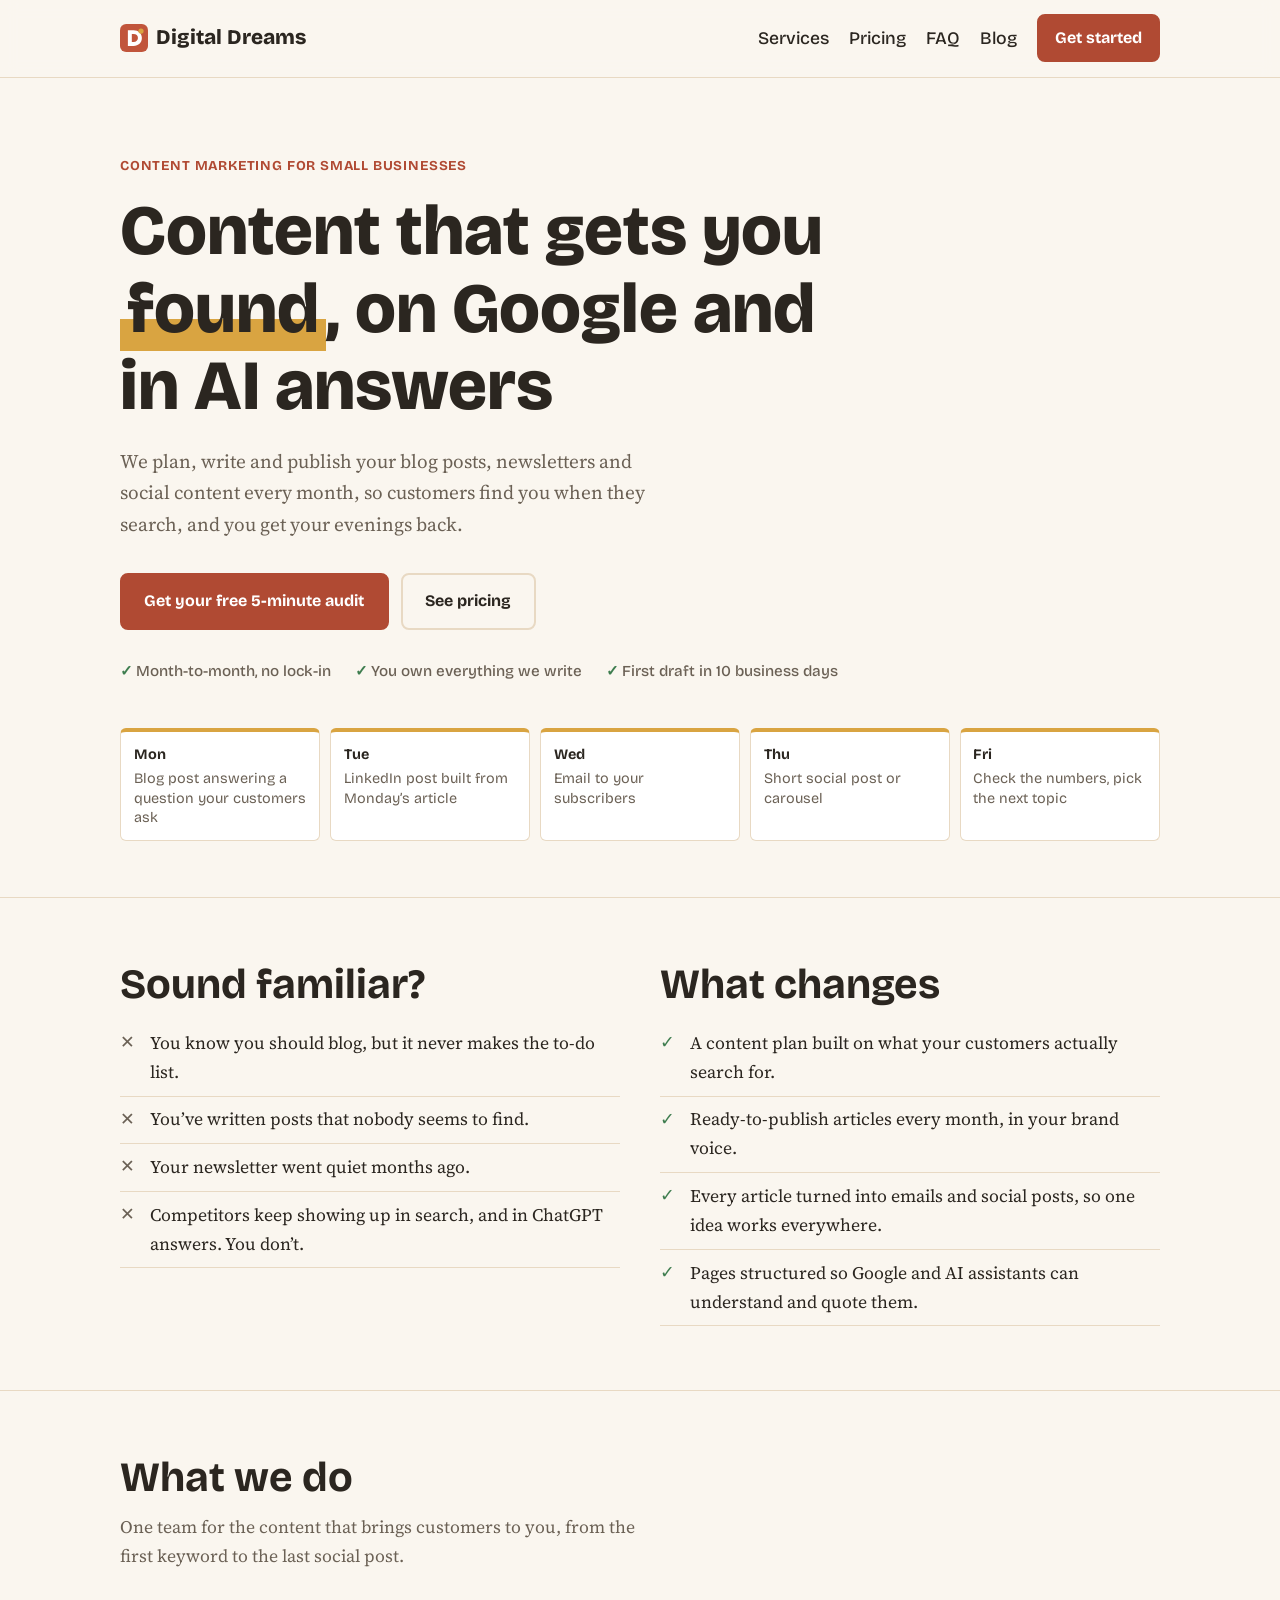
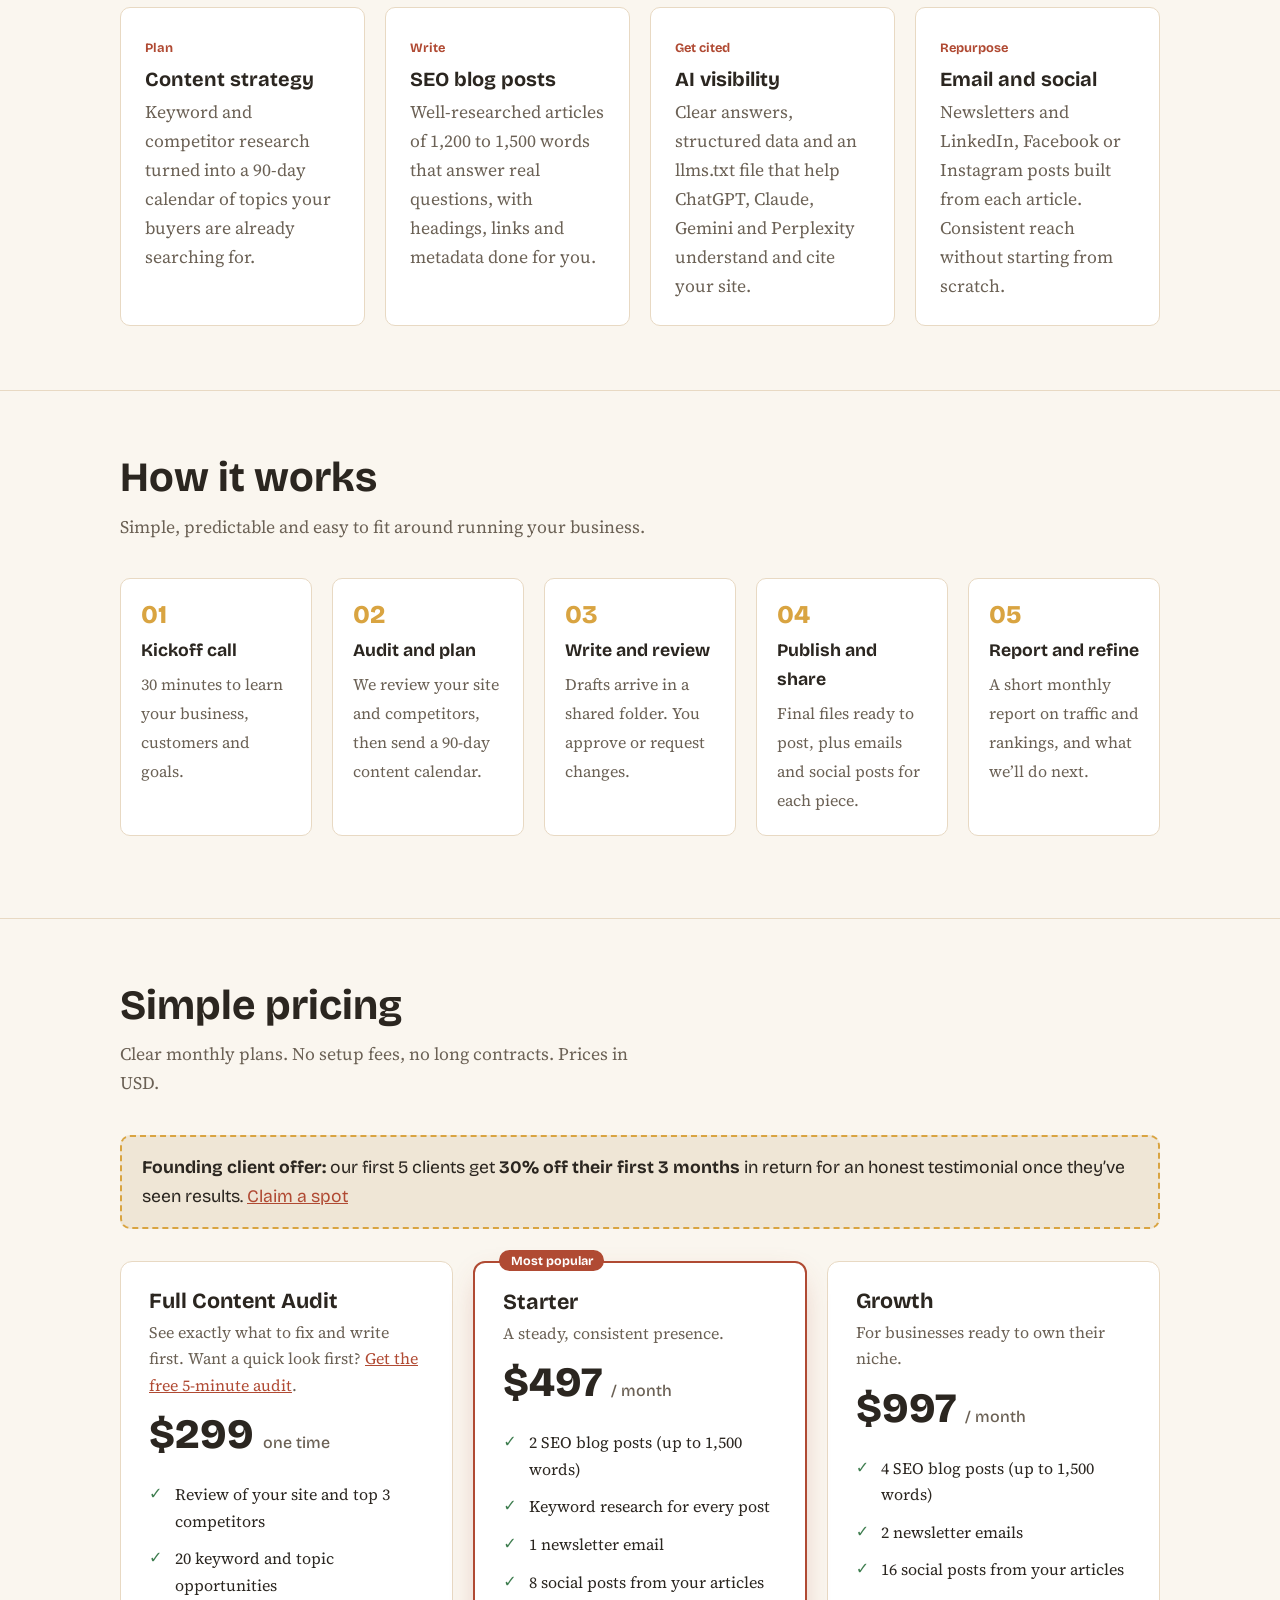
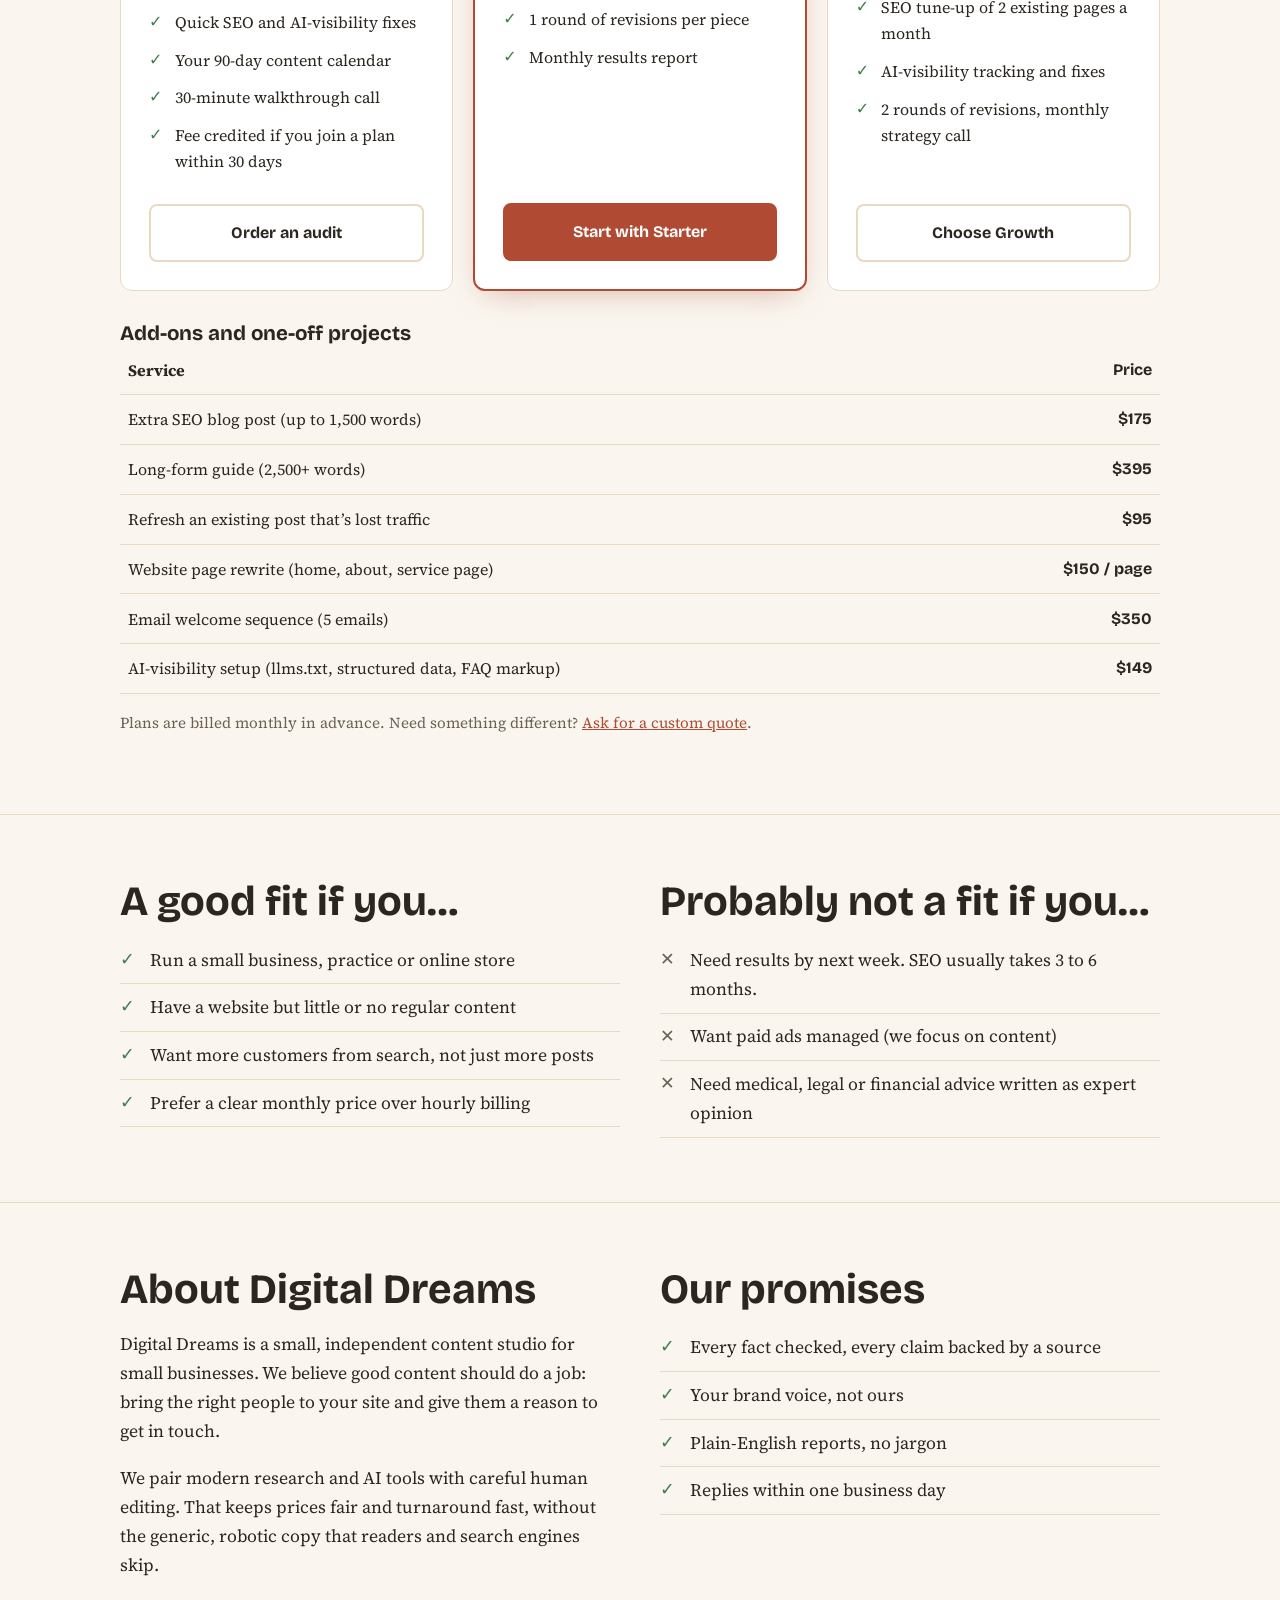
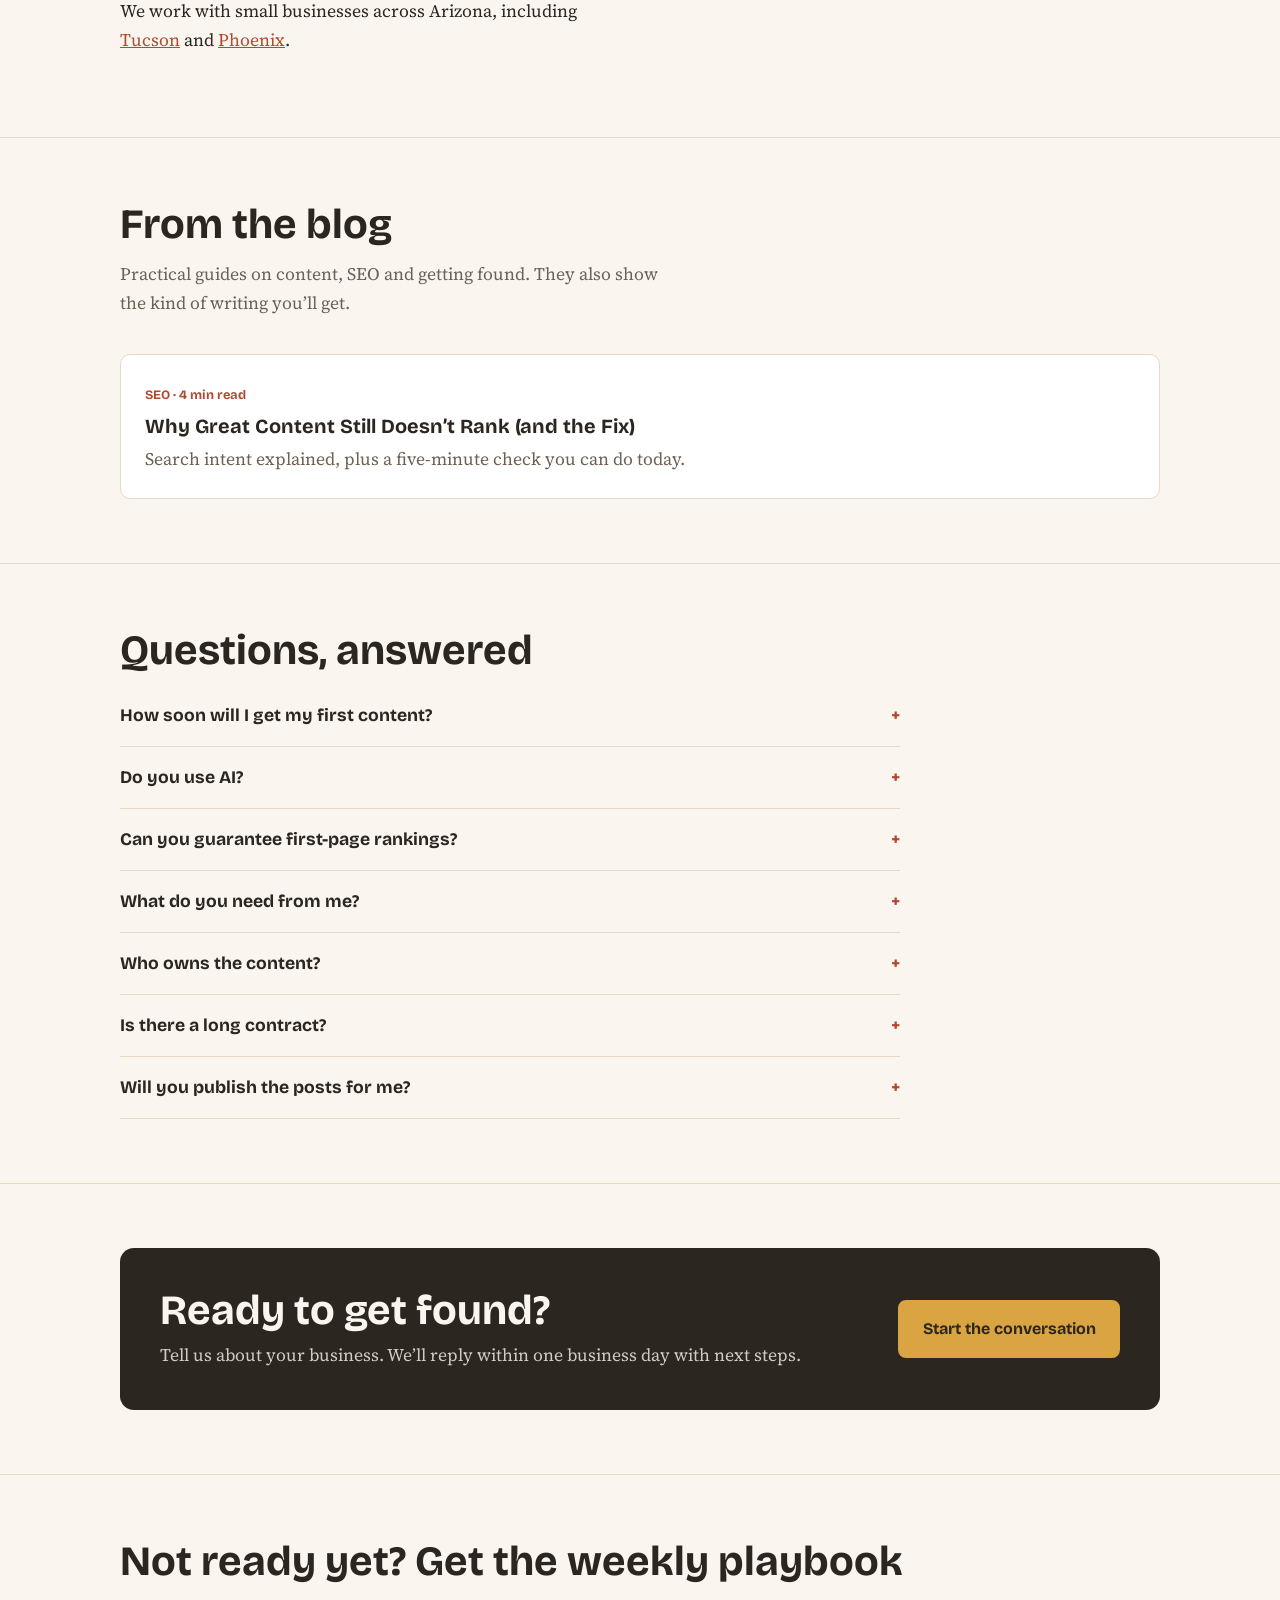
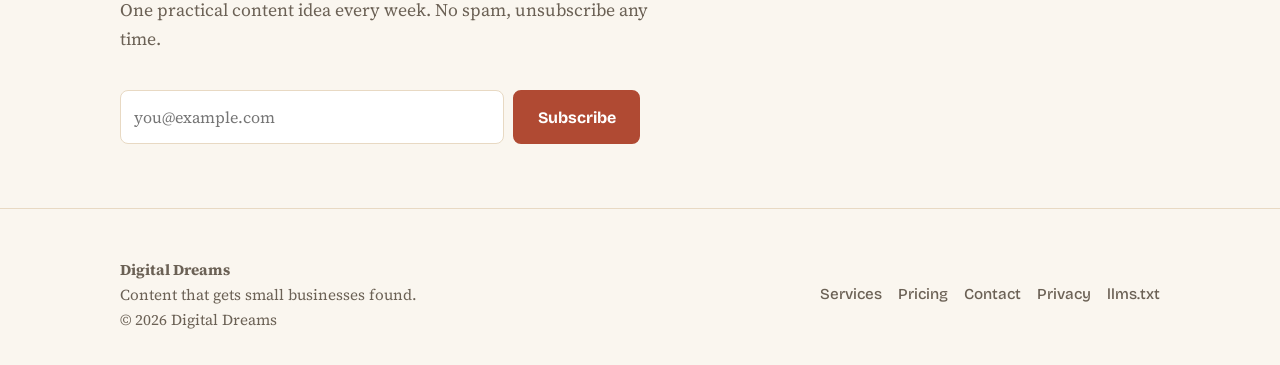
<file: index.html>
<!DOCTYPE html>
<html lang="en">
<head>
<meta charset="utf-8">
<meta name="viewport" content="width=device-width, initial-scale=1">
<title>Digital Dreams | SEO Content Writing & Content Marketing for Small Businesses</title>
<meta name="description" content="Done-for-you blog posts, newsletters and social content for small businesses. Written to rank on Google and get cited by AI assistants. Plans from $497/month.">
<link rel="canonical" href="https://dantejoel369.github.io/">
<link rel="icon" href="favicon.svg" type="image/svg+xml">
<meta name="theme-color" content="#2d4bff">
<meta property="og:type" content="website">
<meta property="og:site_name" content="Digital Dreams">
<meta property="og:title" content="Digital Dreams | Content that gets you found">
<meta property="og:description" content="Done-for-you SEO content, newsletters and social posts for small businesses. Plans from $497/month.">
<meta property="og:url" content="https://dantejoel369.github.io/">
<meta property="og:image" content="https://dantejoel369.github.io/og-image.png">
<meta name="twitter:card" content="summary_large_image">
<link rel="preconnect" href="https://fonts.googleapis.com">
<link rel="preconnect" href="https://fonts.gstatic.com" crossorigin>
<link rel="stylesheet" href="https://fonts.googleapis.com/css2?family=Bricolage+Grotesque:wght@500;700;800&family=Source+Serif+4:wght@400;600&display=swap">
<link rel="stylesheet" href="css/style.css">
<script type="application/ld+json">
{"@context":"https://schema.org","@graph":[
{"@type":"ProfessionalService","@id":"https://dantejoel369.github.io/#business","name":"Digital Dreams","url":"https://dantejoel369.github.io/","logo":"https://dantejoel369.github.io/favicon.svg","image":"https://dantejoel369.github.io/og-image.png","description":"Done-for-you SEO content, newsletters and social media content for small businesses.","priceRange":"$$","areaServed":"Worldwide",
"hasOfferCatalog":{"@type":"OfferCatalog","name":"Content plans","itemListElement":[
{"@type":"Offer","name":"Content Audit + 90-Day Plan","price":"299","priceCurrency":"USD"},
{"@type":"Offer","name":"Starter","price":"497","priceCurrency":"USD","priceSpecification":{"@type":"UnitPriceSpecification","price":"497","priceCurrency":"USD","unitText":"MONTH"}},
{"@type":"Offer","name":"Growth","price":"997","priceCurrency":"USD","priceSpecification":{"@type":"UnitPriceSpecification","price":"997","priceCurrency":"USD","unitText":"MONTH"}}]}},
{"@type":"FAQPage","mainEntity":[
{"@type":"Question","name":"How soon will I get my first content?","acceptedAnswer":{"@type":"Answer","text":"Your first article draft arrives within 10 business days of the kickoff call."}},
{"@type":"Question","name":"Do you use AI?","acceptedAnswer":{"@type":"Answer","text":"Yes, for research and first drafts. Every piece is then edited, fact-checked and shaped to your brand voice before you see it."}},
{"@type":"Question","name":"Is there a long contract?","acceptedAnswer":{"@type":"Answer","text":"No. Plans are month to month and you can cancel with 30 days' notice."}},
{"@type":"Question","name":"Who owns the content?","acceptedAnswer":{"@type":"Answer","text":"You do. Once an invoice is paid, the content it covers is yours to publish, edit and reuse."}}]}
]}
</script>
</head>
<body>
<a class="skip" href="#main">Skip to content</a>
<header><div class="wrap">
<a class="brand" href="./"><img src="favicon.svg" width="28" height="28" alt="">Digital Dreams</a>
<nav aria-label="Main"><a href="#services">Services</a><a href="#pricing">Pricing</a><a href="#faq">FAQ</a><a href="#blog">Blog</a><a class="btn" href="contact.html">Get started</a></nav>
</div></header>

<main id="main">
<div class="wrap hero">
<span class="eyebrow">Content marketing for small businesses</span>
<h1>Content that gets you <em>found</em>, on Google and in AI answers</h1>
<p class="lead">We plan, write and publish your blog posts, newsletters and social content every month, so customers find you when they search, and you get your evenings back.</p>
<div class="actions">
<a class="btn" href="audit.html">Get your free 5-minute audit</a>
<a class="btn ghost" href="#pricing">See pricing</a>
</div>
<ul class="trust">
<li>Month-to-month, no lock-in</li>
<li>You own everything we write</li>
<li>First draft in 10 business days</li>
</ul>
<div class="week" aria-label="What one week of content looks like">
<div class="day"><b>Mon</b><span>Blog post answering a question your customers ask</span></div>
<div class="day"><b>Tue</b><span>LinkedIn post built from Monday’s article</span></div>
<div class="day"><b>Wed</b><span>Email to your subscribers</span></div>
<div class="day"><b>Thu</b><span>Short social post or carousel</span></div>
<div class="day"><b>Fri</b><span>Check the numbers, pick the next topic</span></div>
</div>
</div>

<section id="problem"><div class="wrap split">
<div>
<h2>Sound familiar?</h2>
<ul class="checks no">
<li>You know you should blog, but it never makes the to-do list.</li>
<li>You’ve written posts that nobody seems to find.</li>
<li>Your newsletter went quiet months ago.</li>
<li>Competitors keep showing up in search, and in ChatGPT answers. You don’t.</li>
</ul>
</div>
<div>
<h2>What changes</h2>
<ul class="checks">
<li>A content plan built on what your customers actually search for.</li>
<li>Ready-to-publish articles every month, in your brand voice.</li>
<li>Every article turned into emails and social posts, so one idea works everywhere.</li>
<li>Pages structured so Google and AI assistants can understand and quote them.</li>
</ul>
</div>
</div></section>

<section id="services"><div class="wrap">
<h2>What we do</h2>
<p class="intro">One team for the content that brings customers to you, from the first keyword to the last social post.</p>
<div class="grid">
<div class="card"><span class="tag">Plan</span><h3>Content strategy</h3><p>Keyword and competitor research turned into a 90-day calendar of topics your buyers are already searching for.</p></div>
<div class="card"><span class="tag">Write</span><h3>SEO blog posts</h3><p>Well-researched articles of 1,200 to 1,500 words that answer real questions, with headings, links and metadata done for you.</p></div>
<div class="card"><span class="tag">Get cited</span><h3>AI visibility</h3><p>Clear answers, structured data and an llms.txt file that help ChatGPT, Claude, Gemini and Perplexity understand and cite your site.</p></div>
<div class="card"><span class="tag">Repurpose</span><h3>Email and social</h3><p>Newsletters and LinkedIn, Facebook or Instagram posts built from each article. Consistent reach without starting from scratch.</p></div>
</div>
</div></section>

<section id="process"><div class="wrap">
<h2>How it works</h2>
<p class="intro">Simple, predictable and easy to fit around running your business.</p>
<ol class="steps">
<li><b>Kickoff call</b><span>30 minutes to learn your business, customers and goals.</span></li>
<li><b>Audit and plan</b><span>We review your site and competitors, then send a 90-day content calendar.</span></li>
<li><b>Write and review</b><span>Drafts arrive in a shared folder. You approve or request changes.</span></li>
<li><b>Publish and share</b><span>Final files ready to post, plus emails and social posts for each piece.</span></li>
<li><b>Report and refine</b><span>A short monthly report on traffic and rankings, and what we’ll do next.</span></li>
</ol>
</div></section>

<section id="pricing"><div class="wrap">
<h2>Simple pricing</h2>
<p class="intro">Clear monthly plans. No setup fees, no long contracts. Prices in USD.</p>
<p class="offer"><b>Founding client offer:</b> our first 5 clients get <b>30% off their first 3 months</b> in return for an honest testimonial once they’ve seen results. <a href="contact.html?plan=founding">Claim a spot</a></p>
<div class="plans">
<div class="plan">
<h3>Full Content Audit</h3>
<p class="for">See exactly what to fix and write first. Want a quick look first? <a href="audit.html">Get the free 5-minute audit</a>.</p>
<div class="price">$299 <small>one time</small></div>
<ul>
<li>Review of your site and top 3 competitors</li>
<li>20 keyword and topic opportunities</li>
<li>Quick SEO and AI-visibility fixes</li>
<li>Your 90-day content calendar</li>
<li>30-minute walkthrough call</li>
<li>Fee credited if you join a plan within 30 days</li>
</ul>
<a class="btn ghost" href="contact.html?plan=audit">Order an audit</a>
</div>
<div class="plan featured">
<h3>Starter</h3>
<p class="for">A steady, consistent presence.</p>
<div class="price">$497 <small>/ month</small></div>
<ul>
<li>2 SEO blog posts (up to 1,500 words)</li>
<li>Keyword research for every post</li>
<li>1 newsletter email</li>
<li>8 social posts from your articles</li>
<li>1 round of revisions per piece</li>
<li>Monthly results report</li>
</ul>
<a class="btn" href="contact.html?plan=starter">Start with Starter</a>
</div>
<div class="plan">
<h3>Growth</h3>
<p class="for">For businesses ready to own their niche.</p>
<div class="price">$997 <small>/ month</small></div>
<ul>
<li>4 SEO blog posts (up to 1,500 words)</li>
<li>2 newsletter emails</li>
<li>16 social posts from your articles</li>
<li>SEO tune-up of 2 existing pages a month</li>
<li>AI-visibility tracking and fixes</li>
<li>2 rounds of revisions, monthly strategy call</li>
</ul>
<a class="btn ghost" href="contact.html?plan=growth">Choose Growth</a>
</div>
</div>
<div class="addons">
<h3>Add-ons and one-off projects</h3>
<table>
<thead><tr><th scope="col">Service</th><th scope="col">Price</th></tr></thead>
<tbody>
<tr><td>Extra SEO blog post (up to 1,500 words)</td><td>$175</td></tr>
<tr><td>Long-form guide (2,500+ words)</td><td>$395</td></tr>
<tr><td>Refresh an existing post that’s lost traffic</td><td>$95</td></tr>
<tr><td>Website page rewrite (home, about, service page)</td><td>$150 / page</td></tr>
<tr><td>Email welcome sequence (5 emails)</td><td>$350</td></tr>
<tr><td>AI-visibility setup (llms.txt, structured data, FAQ markup)</td><td>$149</td></tr>
</tbody>
</table>
<p class="note">Plans are billed monthly in advance. Need something different? <a href="contact.html?plan=custom">Ask for a custom quote</a>.</p>
</div>
</div></section>

<section id="fit"><div class="wrap split">
<div>
<h2>A good fit if you…</h2>
<ul class="checks">
<li>Run a small business, practice or online store</li>
<li>Have a website but little or no regular content</li>
<li>Want more customers from search, not just more posts</li>
<li>Prefer a clear monthly price over hourly billing</li>
</ul>
</div>
<div>
<h2>Probably not a fit if you…</h2>
<ul class="checks no">
<li>Need results by next week. SEO usually takes 3 to 6 months.</li>
<li>Want paid ads managed (we focus on content)</li>
<li>Need medical, legal or financial advice written as expert opinion</li>
</ul>
</div>
</div></section>

<section id="about"><div class="wrap split">
<div>
<h2>About Digital Dreams</h2>
<p>Digital Dreams is a small, independent content studio for small businesses. We believe good content should do a job: bring the right people to your site and give them a reason to get in touch.</p>
<p>We pair modern research and AI tools with careful human editing. That keeps prices fair and turnaround fast, without the generic, robotic copy that readers and search engines skip.</p>
<p>We work with small businesses across Arizona, including <a href="tucson-content-marketing.html">Tucson</a> and <a href="phoenix-content-marketing.html">Phoenix</a>.</p>
  
</div>
<div>
<h2>Our promises</h2>
<ul class="checks">
<li>Every fact checked, every claim backed by a source</li>
<li>Your brand voice, not ours</li>
<li>Plain-English reports, no jargon</li>
<li>Replies within one business day</li>
</ul>
</div>
</div></section>

<section id="blog"><div class="wrap">
<h2>From the blog</h2>
<p class="intro">Practical guides on content, SEO and getting found. They also show the kind of writing you’ll get.</p>
<div class="grid">
<a class="card" href="why-great-content-doesnt-rank.html" style="text-decoration:none;color:inherit">
<span class="tag">SEO · 4 min read</span>
<h3>Why Great Content Still Doesn’t Rank (and the Fix)</h3>
<p>Search intent explained, plus a five-minute check you can do today.</p>
</a>
</div>
</div></section>

<section id="faq"><div class="wrap">
<h2>Questions, answered</h2>
<details><summary>How soon will I get my first content?</summary><p>Your first article draft arrives within 10 business days of the kickoff call. After that, content arrives on a regular schedule each month.</p></details>
<details><summary>Do you use AI?</summary><p>Yes, for research and first drafts. Every piece is then edited, fact-checked and shaped to your brand voice before you see it. You get the speed of modern tools without the generic feel.</p></details>
<details><summary>Can you guarantee first-page rankings?</summary><p>No one honest can. Search engines decide rankings. What we guarantee is well-researched content aimed at the right searches, published consistently, with clear monthly reporting so you can see progress. Most sites see meaningful movement in 3 to 6 months.</p></details>
<details><summary>What do you need from me?</summary><p>A 30-minute kickoff call, access to post on your site or a contact who can, and a few minutes each month to approve drafts. That’s it.</p></details>
<details><summary>Who owns the content?</summary><p>You do. Once an invoice is paid, the content it covers is yours to publish, edit and reuse.</p></details>
<details><summary>Is there a long contract?</summary><p>No. Plans are month to month. Cancel with 30 days’ notice. The founding client discount applies to your first 3 months.</p></details>
<details><summary>Will you publish the posts for me?</summary><p>Yes, if you use WordPress, Squarespace, Wix, Shopify or a similar platform and give us an editor login. Otherwise we send ready-to-paste files.</p></details>
</div></section>

<section><div class="wrap">
<div class="band">
<div><h2>Ready to get found?</h2><p>Tell us about your business. We’ll reply within one business day with next steps.</p></div>
<a class="btn" href="contact.html">Start the conversation</a>
</div>
</div></section>

<section id="subscribe"><div class="wrap">
<h2>Not ready yet? Get the weekly playbook</h2>
<p class="intro">One practical content idea every week. No spam, unsubscribe any time.</p>
<form class="inline" action="https://formspree.io/f/mljbdply" method="post">
<input type="hidden" name="_subject" value="New newsletter subscriber">
<input type="hidden" name="form" value="newsletter">
<input type="text" name="_gotcha" class="hp" tabindex="-1" autocomplete="off" aria-hidden="true">
<label for="email" class="sr">Email address</label>
<input id="email" type="email" name="email" placeholder="you@example.com" autocomplete="email" required>
<button class="btn" type="submit">Subscribe</button>
</form>
</div></section>
</main>

<footer><div class="wrap cols">
<div><b>Digital Dreams</b><br>Content that gets small businesses found.<br>© <span class="y">2026</span> Digital Dreams</div>
<nav aria-label="Footer"><a href="#services">Services</a><a href="#pricing">Pricing</a><a href="contact.html">Contact</a><a href="privacy.html">Privacy</a><a href="llms.txt">llms.txt</a></nav>
</div></footer>
<script>document.querySelectorAll('.y').forEach(e=>e.textContent=new Date().getFullYear())</script>
</body>
</html>
</file>
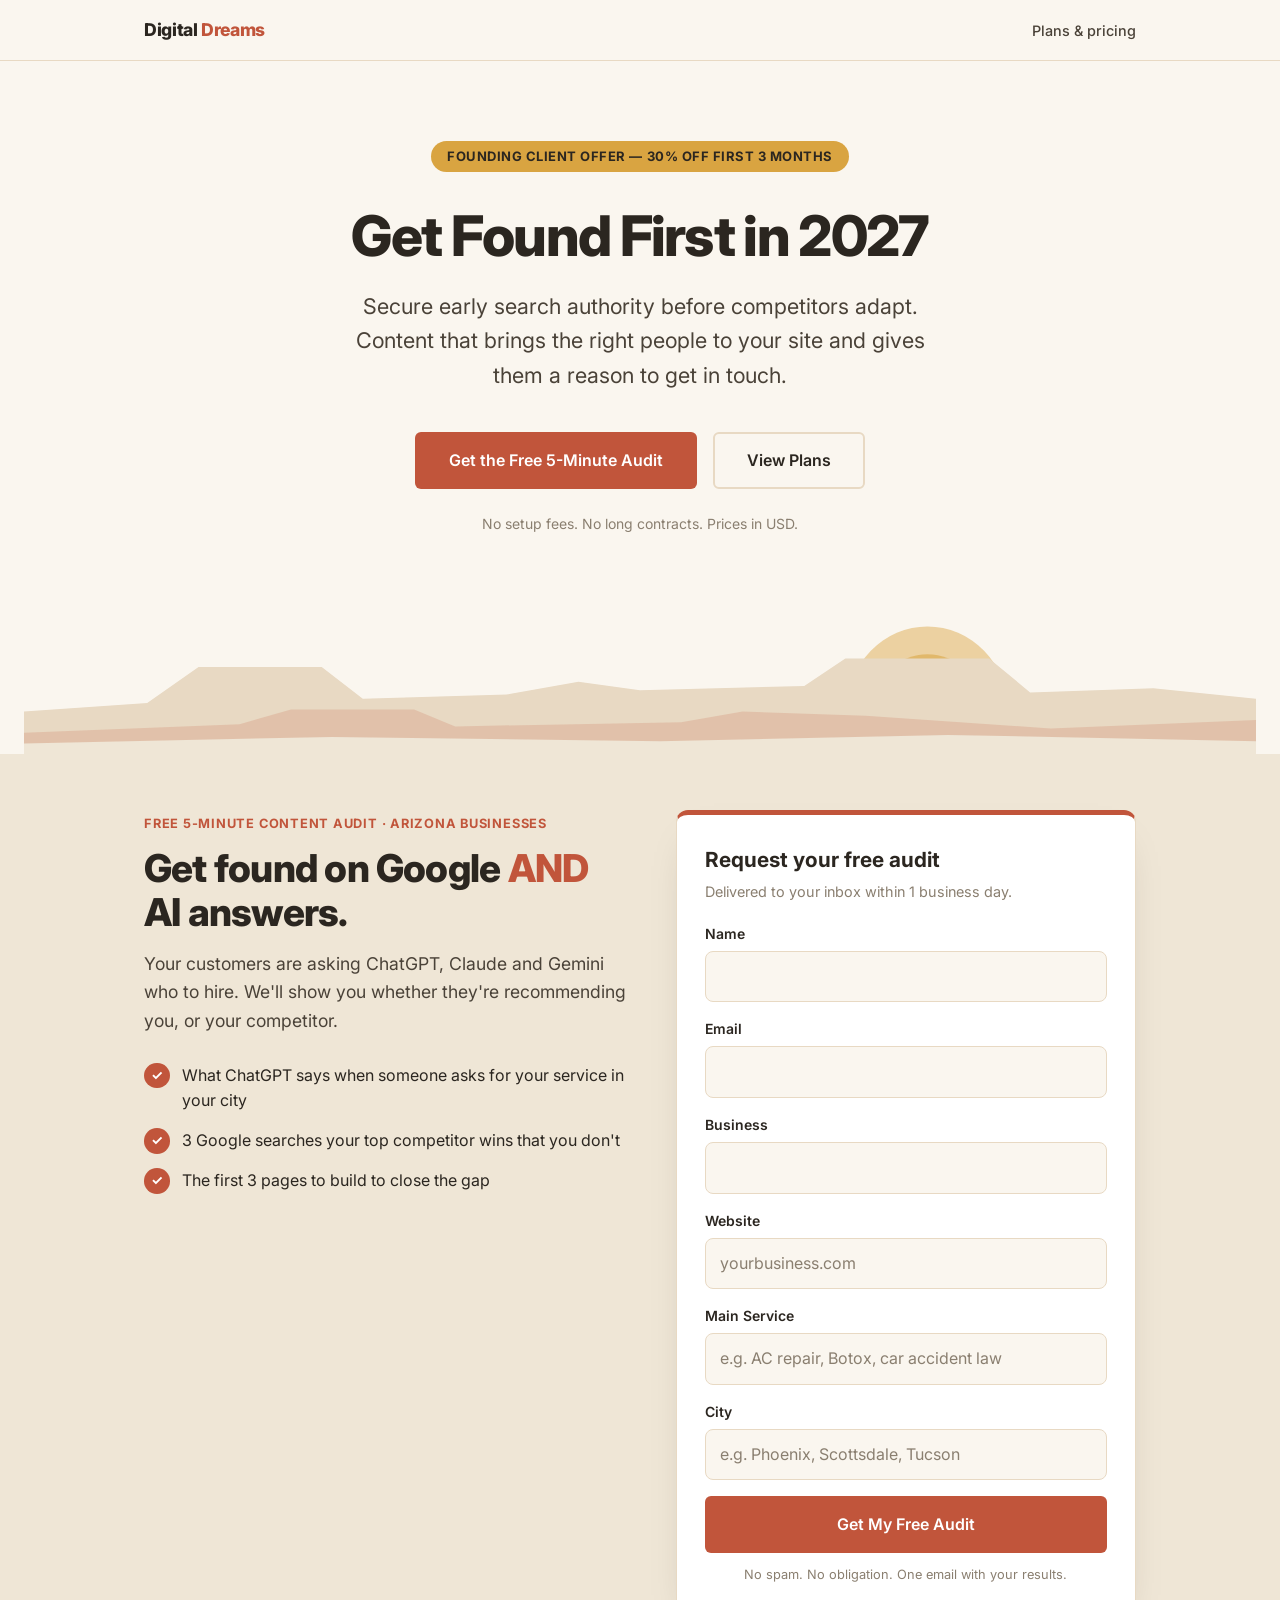
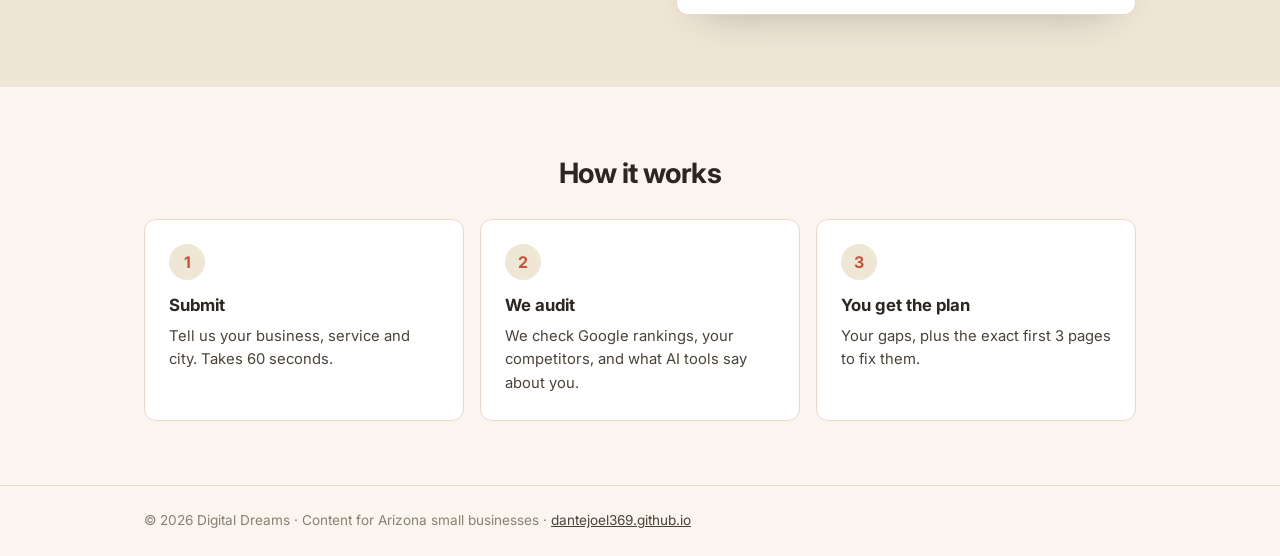
<file: audit.html>
<!DOCTYPE html>
<html lang="en">
<head>
  <meta charset="UTF-8">
  <meta name="viewport" content="width=device-width, initial-scale=1.0">
  <title>Free Content Audit | Digital Dreams</title>
  <meta name="description" content="Free 5-minute content audit for Arizona small businesses. See where you're missing on Google and in AI answers like ChatGPT, Claude and Gemini.">
  <link rel="icon" href="favicon.svg" type="image/svg+xml">
  <link rel="preconnect" href="https://fonts.googleapis.com">
  <link rel="preconnect" href="https://fonts.gstatic.com" crossorigin>
  <link href="https://fonts.googleapis.com/css2?family=Inter:wght@400;500;600;700;800&display=swap" rel="stylesheet">
  <style>
    /* === PALETTE === */
    :root {
      --cream:         #FAF6EF;
      --sand:          #EFE6D6;
      --clay-light:    #E8D9C3;
      --ochre:         #D9A441;
      --terracotta:    #C1553B;
      --terracotta-dk: #A0432E;
      --ink:           #2B2620;
      --body:          #4A4238;
      --muted:         #8A7F70;
      --white:         #FFFFFF;
      --success:       #3E7D4F;
      --radius:        12px;
    }

    * { box-sizing: border-box; margin: 0; padding: 0; }
    html { scroll-behavior: smooth; }
    body {
      font-family: "Inter", -apple-system, BlinkMacSystemFont, "Segoe UI", Roboto, "Helvetica Neue", Arial, sans-serif;
      background: var(--cream);
      color: var(--body);
      line-height: 1.6;
    }
    .wrap { max-width: 1040px; margin: 0 auto; padding: 0 1.5rem; }

    /* === TOP BAR === */
    .dd-top { background: var(--cream); border-bottom: 1px solid var(--clay-light); }
    .dd-top .wrap { display: flex; align-items: center; justify-content: space-between; padding-top: 1rem; padding-bottom: 1rem; }
    .dd-brand { font-weight: 800; color: var(--ink); text-decoration: none; letter-spacing: -0.02em; font-size: 1.1rem; }
    .dd-brand span { color: var(--terracotta); }
    .dd-top a.dd-link { color: var(--body); text-decoration: none; font-size: 0.9rem; font-weight: 500; }
    .dd-top a.dd-link:hover { color: var(--terracotta); }

    /* === HERO SECTION === */
    .dd-hero {
      position: relative;
      background-color: var(--cream);
      padding: 5rem 1.5rem 0;
      text-align: center;
      overflow: hidden;
    }
    .dd-container { max-width: 720px; margin: 0 auto; position: relative; z-index: 1; }

    /* === FOUNDING OFFER RIBBON === */
    .dd-ribbon {
      display: inline-block;
      background-color: var(--ochre);
      color: var(--ink);
      font-size: 0.8125rem;
      font-weight: 700;
      letter-spacing: 0.04em;
      text-transform: uppercase;
      padding: 0.4em 1.2em;
      border-radius: 999px;
      margin-bottom: 2rem;
    }

    /* === HEADINGS === */
    .dd-hero-heading {
      font-size: clamp(2.25rem, 5vw, 3.5rem);
      font-weight: 800;
      color: var(--ink);
      line-height: 1.15;
      margin: 0 0 1.25rem;
      letter-spacing: -0.03em;
    }
    .dd-hero-sub {
      font-size: clamp(1.1rem, 2.5vw, 1.35rem);
      color: var(--body);
      line-height: 1.6;
      margin: 0 auto 2.5rem;
      max-width: 600px;
    }

    /* === BUTTONS === */
    .dd-hero-actions {
      display: flex;
      gap: 1rem;
      justify-content: center;
      flex-wrap: wrap;
      margin-bottom: 1.5rem;
    }
    .dd-btn {
      display: inline-block;
      font: inherit;
      font-size: 1rem;
      font-weight: 600;
      text-align: center;
      text-decoration: none;
      padding: 0.85em 2em;
      border-radius: 6px;
      transition: background-color 0.2s, transform 0.15s, border-color 0.2s, color 0.2s;
      cursor: pointer;
      border: 2px solid transparent;
    }
    .dd-btn:hover { transform: translateY(-1px); }
    .dd-btn--primary { background-color: var(--terracotta); color: var(--white); }
    .dd-btn--primary:hover { background-color: var(--terracotta-dk); }
    .dd-btn--ghost { background-color: transparent; color: var(--ink); border-color: var(--clay-light); }
    .dd-btn--ghost:hover { border-color: var(--terracotta); color: var(--terracotta); }
    .dd-btn--block { width: 100%; }
    .dd-btn:disabled { opacity: 0.6; cursor: wait; transform: none; }

    .dd-hero-note { font-size: 0.875rem; color: var(--muted); margin: 0; }

    /* === DESERT HORIZON GRAPHIC === */
    .dd-horizon { display: block; width: 100%; height: clamp(90px, 14vw, 170px); margin-top: 3rem; }

    /* === AUDIT SECTION === */
    .dd-audit { background: var(--sand); padding: 3.5rem 0 4.5rem; }
    .dd-audit .wrap { display: grid; grid-template-columns: 1.05fr 1fr; gap: 3rem; align-items: start; }
    .dd-eyebrow {
      display: inline-block;
      font-size: 0.8rem;
      font-weight: 700;
      letter-spacing: 0.06em;
      text-transform: uppercase;
      color: var(--terracotta);
      margin-bottom: 0.75rem;
    }
    .dd-audit h2 {
      font-size: clamp(1.75rem, 3.5vw, 2.4rem);
      line-height: 1.15;
      letter-spacing: -0.02em;
      color: var(--ink);
      font-weight: 800;
      margin-bottom: 1rem;
    }
    .dd-audit h2 em { font-style: normal; color: var(--terracotta); }
    .dd-lede { font-size: 1.1rem; margin-bottom: 1.75rem; max-width: 34em; }
    .dd-checks { list-style: none; display: grid; gap: 0.9rem; }
    .dd-checks li { display: flex; gap: 0.75rem; align-items: flex-start; color: var(--ink); }
    .dd-checks li::before {
      content: "✓";
      flex: none;
      width: 1.6rem; height: 1.6rem;
      display: grid; place-items: center;
      border-radius: 50%;
      background: var(--terracotta);
      color: var(--white);
      font-size: 0.85rem;
      font-weight: 700;
    }

    /* === FORM CARD === */
    .dd-card {
      background: var(--white);
      border: 1px solid var(--clay-light);
      border-top: 5px solid var(--terracotta);
      border-radius: var(--radius);
      padding: 1.75rem;
      box-shadow: 0 18px 40px -24px rgba(43, 38, 32, 0.35);
      scroll-margin-top: 1.5rem;
    }
    .dd-card h3 { font-size: 1.3rem; color: var(--ink); margin-bottom: 0.25rem; }
    .dd-card p.sub { color: var(--muted); font-size: 0.9rem; margin-bottom: 1.25rem; }
    label { display: block; font-size: 0.875rem; font-weight: 600; color: var(--ink); margin-bottom: 0.35rem; }
    input {
      width: 100%;
      font: inherit;
      color: var(--ink);
      background: var(--cream);
      border: 1px solid var(--clay-light);
      border-radius: 8px;
      padding: 0.75rem 0.9rem;
      margin-bottom: 1rem;
    }
    input::placeholder { color: var(--muted); }
    input:focus { outline: 2px solid var(--terracotta); border-color: transparent; background: var(--white); }
    .hp { position: absolute; left: -9999px; }
    .fine { font-size: 0.8rem; color: var(--muted); margin-top: 0.75rem; text-align: center; }
    .error { color: var(--terracotta-dk); font-size: 0.9rem; font-weight: 600; margin-bottom: 0.75rem; display: none; }

    /* === THANK YOU STATE === */
    #thanks { display: none; text-align: center; }
    #thanks .icon {
      width: 3.25rem; height: 3.25rem;
      margin: 0 auto 1rem;
      border-radius: 50%;
      display: grid; place-items: center;
      background: var(--success);
      color: var(--white);
      font-size: 1.5rem;
      font-weight: 700;
    }
    #thanks h3 { font-size: 1.5rem; margin-bottom: 0.75rem; }
    #thanks p { color: var(--body); margin-bottom: 1.25rem; }
    .dd-offer {
      background: var(--cream);
      border: 2px dashed var(--ochre);
      border-radius: var(--radius);
      padding: 1.25rem;
      margin-bottom: 1.25rem;
      text-align: left;
    }
    .dd-offer strong { color: var(--terracotta); display: block; font-size: 1.1rem; margin-bottom: 0.5rem; }
    .dd-offer ul { list-style: none; display: grid; gap: 0.35rem; font-size: 0.9rem; color: var(--ink); }
    .dd-offer li::before { content: "→ "; color: var(--terracotta); font-weight: 700; }

    /* === HOW IT WORKS === */
    .dd-how { padding: 4rem 0; }
    .dd-how h2 { font-size: 1.75rem; color: var(--ink); letter-spacing: -0.02em; margin-bottom: 1.5rem; text-align: center; }
    .dd-steps { display: grid; grid-template-columns: repeat(3, 1fr); gap: 1rem; }
    .dd-step { background: var(--white); border: 1px solid var(--clay-light); border-radius: var(--radius); padding: 1.5rem; }
    .dd-step b {
      display: grid; place-items: center;
      width: 2.25rem; height: 2.25rem;
      border-radius: 50%;
      background: var(--sand);
      color: var(--terracotta);
      font-size: 1rem;
      margin-bottom: 0.75rem;
    }
    .dd-step h3 { font-size: 1.05rem; color: var(--ink); margin-bottom: 0.35rem; }
    .dd-step p { font-size: 0.925rem; }

    /* === FOOTER === */
    footer { border-top: 1px solid var(--clay-light); padding: 1.5rem 0; color: var(--muted); font-size: 0.85rem; }
    footer a { color: var(--body); }

    /* === TABLET === */
    @media (max-width: 820px) {
      .dd-audit .wrap { grid-template-columns: 1fr; gap: 2rem; }
      .dd-steps { grid-template-columns: 1fr; }
    }

    /* === MOBILE TWEAKS === */
    @media (max-width: 480px) {
      .wrap { padding: 0 1rem; }
      .dd-hero { padding: 3.5rem 1rem 0; }
      .dd-hero-actions { flex-direction: column; align-items: center; }
      .dd-hero-actions .dd-btn { width: 100%; max-width: 300px; }
      .dd-card { padding: 1.25rem; }
    }
  </style>
</head>
<body>
  <header class="dd-top">
    <div class="wrap">
      <a class="dd-brand" href="./">Digital <span>Dreams</span></a>
      <a class="dd-link" href="./#pricing">Plans &amp; pricing</a>
    </div>
  </header>

  <!-- Digital Dreams Hero -->
  <section class="dd-hero">
    <div class="dd-container">
      <span class="dd-ribbon">Founding Client Offer — 30% off first 3 months</span>
      <h1 class="dd-hero-heading">Get Found First in 2027</h1>
      <p class="dd-hero-sub">
        Secure early search authority before competitors adapt.
        Content that brings the right people to your site
        and gives them a reason to get in touch.
      </p>
      <div class="dd-hero-actions">
        <a href="#audit-card" class="dd-btn dd-btn--primary">Get the Free 5-Minute Audit</a>
        <a href="./#pricing" class="dd-btn dd-btn--ghost">View Plans</a>
      </div>
      <p class="dd-hero-note">No setup fees. No long contracts. Prices in USD.</p>
    </div>

    <!-- Desert horizon: sun and mesas, blends into the sand section below -->
    <svg class="dd-horizon" viewBox="0 0 1200 160" preserveAspectRatio="none" aria-hidden="true">
      <circle cx="880" cy="118" r="78" fill="#D9A441" opacity="0.45"/>
      <circle cx="880" cy="118" r="52" fill="#D9A441" opacity="0.55"/>
      <path d="M0 120 L120 112 L170 78 L290 78 L330 108 L470 104 L540 92 L600 100 L760 96 L800 70 L940 70 L980 102 L1100 98 L1200 108 L1200 160 L0 160 Z" fill="#E8D9C3"/>
      <path d="M0 140 L210 132 L260 118 L380 118 L420 134 L640 130 L700 120 L820 124 L1000 136 L1200 128 L1200 160 L0 160 Z" fill="#C1553B" opacity="0.18"/>
      <path d="M0 150 L300 144 L620 148 L900 142 L1200 148 L1200 160 L0 160 Z" fill="#EFE6D6"/>
    </svg>
  </section>

  <section class="dd-audit" id="audit">
    <div class="wrap">
      <div>
        <span class="dd-eyebrow">Free 5-minute content audit · Arizona businesses</span>
        <h2>Get found on Google <em>AND</em> AI answers.</h2>
        <p class="dd-lede">Your customers are asking ChatGPT, Claude and Gemini who to hire. We'll show you whether they're recommending you, or your competitor.</p>
        <ul class="dd-checks">
          <li>What ChatGPT says when someone asks for your service in your city</li>
          <li>3 Google searches your top competitor wins that you don't</li>
          <li>The first 3 pages to build to close the gap</li>
        </ul>
      </div>

      <div class="dd-card" id="audit-card">
        <form id="audit-form" action="https://formspree.io/f/mljbdply" method="POST" novalidate>
          <h3>Request your free audit</h3>
          <p class="sub">Delivered to your inbox within 1 business day.</p>

          <label for="name">Name</label>
          <input id="name" name="name" type="text" autocomplete="name" required>

          <label for="email">Email</label>
          <input id="email" name="email" type="email" autocomplete="email" required>

          <label for="business">Business</label>
          <input id="business" name="business" type="text" autocomplete="organization" required>

          <label for="website">Website</label>
          <input id="website" name="website" type="text" inputmode="url" placeholder="yourbusiness.com" required>

          <label for="service">Main Service</label>
          <input id="service" name="main_service" type="text" placeholder="e.g. AC repair, Botox, car accident law" required>

          <label for="city">City</label>
          <input id="city" name="city" type="text" placeholder="e.g. Phoenix, Scottsdale, Tucson" required>

          <input class="hp" type="text" name="_gotcha" tabindex="-1" autocomplete="off" aria-hidden="true">

          <p class="error" id="form-error">Please fill in every field.</p>
          <button class="dd-btn dd-btn--primary dd-btn--block" type="submit" id="submit-btn">Get My Free Audit</button>
          <p class="fine">No spam. No obligation. One email with your results.</p>
        </form>

        <div id="thanks" role="status" aria-live="polite">
          <div class="icon">✓</div>
          <h3>Your audit is in progress.</h3>
          <p>While you wait, claim your Founding Client Offer: 30% off your first 3 months if you start this week.</p>
          <div class="dd-offer">
            <strong>Founding Client Offer: 30% off for 3 months</strong>
            <ul>
              <li>SEO blog posts and local service pages</li>
              <li>AI Visibility: content built to get cited by ChatGPT, Claude and Gemini</li>
              <li>Email and social content made from every post</li>
              <li>In exchange for a testimonial once you see results</li>
            </ul>
          </div>
          <a class="dd-btn dd-btn--primary dd-btn--block" href="https://calendly.com/clermont480" target="_blank" rel="noopener">Book a Call</a>
          <p class="fine">15 minutes. We'll walk through your audit live.</p>
        </div>
      </div>
    </div>
  </section>

  <section class="dd-how">
    <div class="wrap">
      <h2>How it works</h2>
      <div class="dd-steps">
        <div class="dd-step"><b>1</b><h3>Submit</h3><p>Tell us your business, service and city. Takes 60 seconds.</p></div>
        <div class="dd-step"><b>2</b><h3>We audit</h3><p>We check Google rankings, your competitors, and what AI tools say about you.</p></div>
        <div class="dd-step"><b>3</b><h3>You get the plan</h3><p>Your gaps, plus the exact first 3 pages to fix them.</p></div>
      </div>
    </div>
  </section>

  <footer>
    <div class="wrap">© 2026 Digital Dreams · Content for Arizona small businesses · <a href="./">dantejoel369.github.io</a></div>
  </footer>

  <script>
    (function () {
      var form = document.getElementById("audit-form");
      var thanks = document.getElementById("thanks");
      var errorEl = document.getElementById("form-error");
      var btn = document.getElementById("submit-btn");

      form.addEventListener("submit", function (e) {
        e.preventDefault();
        errorEl.style.display = "none";

        var required = form.querySelectorAll("input[required]");
        for (var i = 0; i < required.length; i++) {
          if (!required[i].value.trim()) {
            errorEl.textContent = "Please fill in every field.";
            errorEl.style.display = "block";
            required[i].focus();
            return;
          }
        }
        var email = form.querySelector("#email").value.trim();
        if (!/^[^\s@]+@[^\s@]+\.[^\s@]+$/.test(email)) {
          errorEl.textContent = "Please enter a valid email.";
          errorEl.style.display = "block";
          form.querySelector("#email").focus();
          return;
        }

        btn.disabled = true;
        btn.textContent = "Sending…";

        fetch(form.action, {
          method: "POST",
          body: new FormData(form),
          headers: { "Accept": "application/json" }
        })
          .then(function (res) {
            if (!res.ok) throw new Error("Request failed");
            form.style.display = "none";
            thanks.style.display = "block";
          })
          .catch(function () {
            btn.disabled = false;
            btn.textContent = "Get My Free Audit";
            errorEl.textContent = "Something went wrong. Please try again.";
            errorEl.style.display = "block";
          });
      });
    })();
  </script>
</body>
</html>
</file>
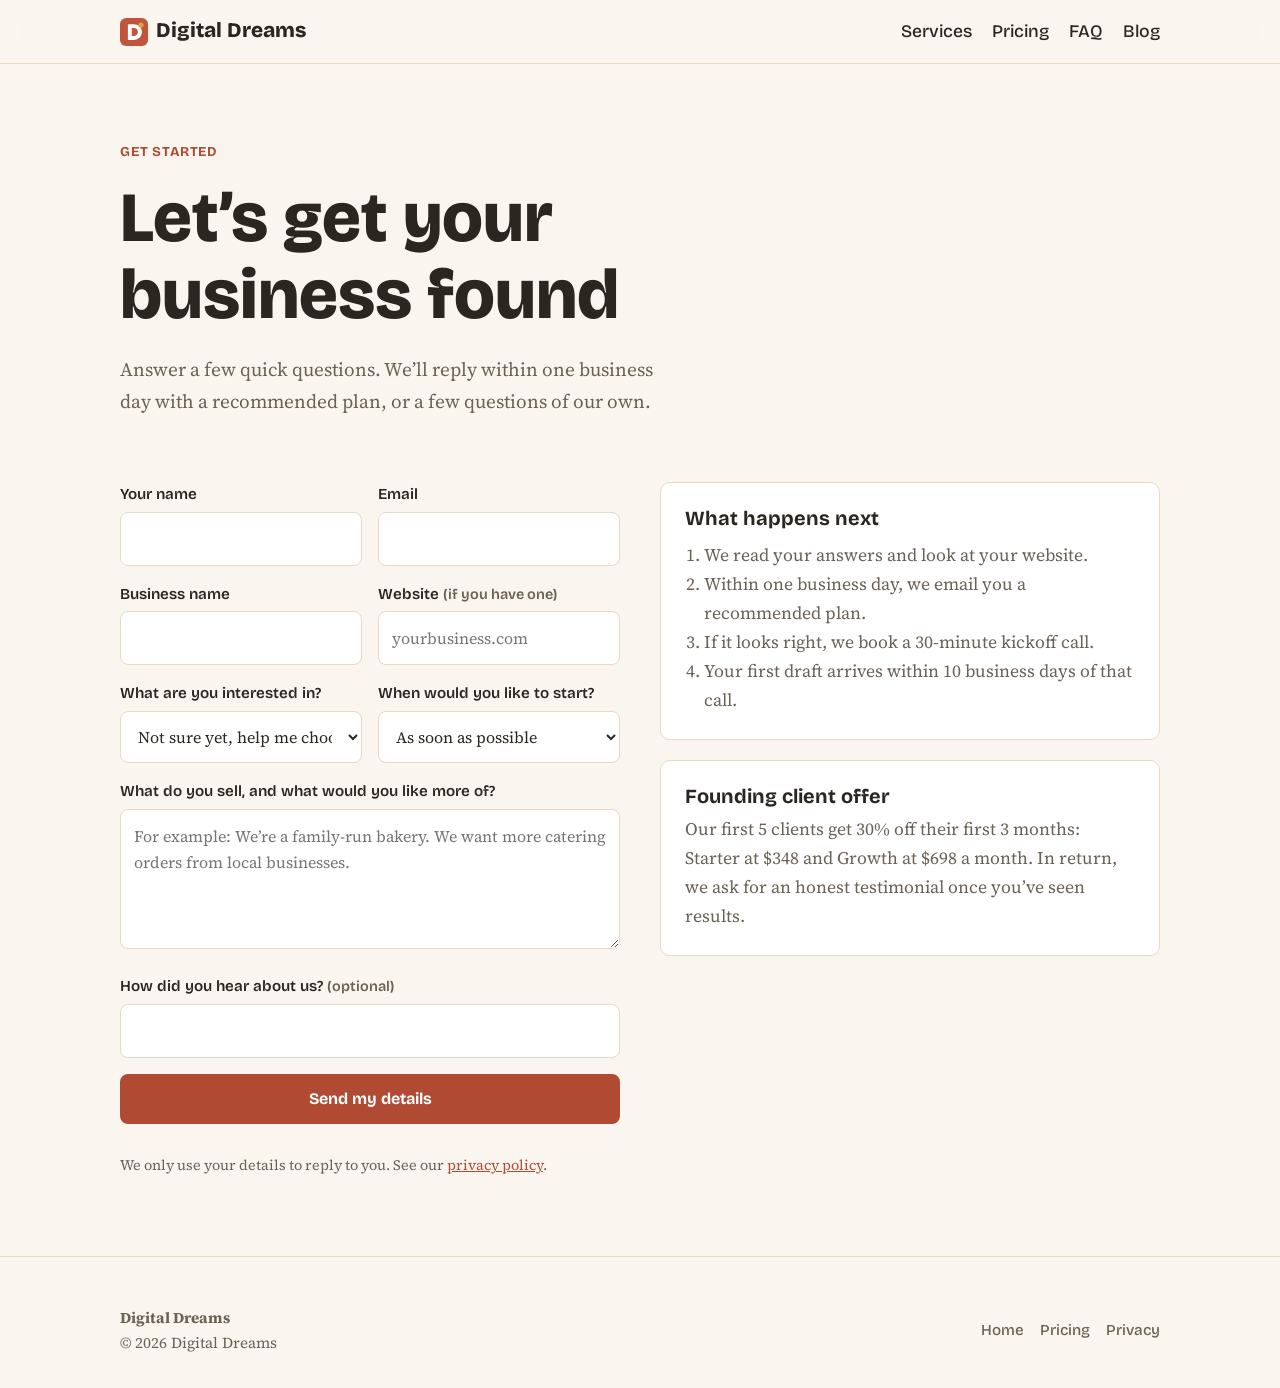
<file: contact.html>
<!DOCTYPE html>
<html lang="en">
<head>
<meta charset="utf-8">
<meta name="viewport" content="width=device-width, initial-scale=1">
<title>Get Started | Digital Dreams</title>
<meta name="description" content="Tell us about your business and goals. We reply within one business day with a recommended plan and next steps.">
<link rel="canonical" href="https://dantejoel369.github.io/contact.html">
<link rel="icon" href="favicon.svg" type="image/svg+xml">
<meta property="og:title" content="Get started with Digital Dreams">
<meta property="og:description" content="Done-for-you SEO content for small businesses. Tell us about your project.">
<meta property="og:image" content="https://dantejoel369.github.io/og-image.png">
<link rel="preconnect" href="https://fonts.googleapis.com">
<link rel="preconnect" href="https://fonts.gstatic.com" crossorigin>
<link rel="stylesheet" href="https://fonts.googleapis.com/css2?family=Bricolage+Grotesque:wght@500;700;800&family=Source+Serif+4:wght@400;600&display=swap">
<link rel="stylesheet" href="css/style.css">
</head>
<body>
<a class="skip" href="#main">Skip to content</a>
<header><div class="wrap">
<a class="brand" href="./"><img src="favicon.svg" width="28" height="28" alt="">Digital Dreams</a>
<nav aria-label="Main"><a href="./#services">Services</a><a href="./#pricing">Pricing</a><a href="./#faq">FAQ</a><a href="./#blog">Blog</a></nav>
</div></header>

<main id="main"><div class="wrap">
<div class="hero" style="padding-left:0;padding-right:0;padding-bottom:2rem">
<span class="eyebrow">Get started</span>
<h1>Let’s get your business found</h1>
<p class="lead">Answer a few quick questions. We’ll reply within one business day with a recommended plan, or a few questions of our own.</p>
</div>

<div class="split" style="padding-bottom:4rem">
<form class="form" action="https://formspree.io/f/mljbdply" method="post">
<input type="hidden" name="_subject" value="New client inquiry — Digital Dreams">
<input type="hidden" name="form" value="client-inquiry">
<input type="text" name="_gotcha" class="hp" tabindex="-1" autocomplete="off" aria-hidden="true">
<div class="row">
<div><label for="name">Your name</label><input id="name" name="name" autocomplete="name" required></div>
<div><label for="email">Email</label><input id="email" type="email" name="email" autocomplete="email" required></div>
</div>
<div class="row">
<div><label for="business">Business name</label><input id="business" name="business" autocomplete="organization" required></div>
<div><label for="website">Website <span class="small">(if you have one)</span></label><input id="website" name="website" placeholder="yourbusiness.com"></div>
</div>
<div class="row">
<div><label for="plan">What are you interested in?</label>
<select id="plan" name="plan">
<option value="not-sure">Not sure yet, help me choose</option>
<option value="audit">Content Audit ($299)</option>
<option value="starter">Starter ($497/month)</option>
<option value="growth">Growth ($997/month)</option>
<option value="founding">Founding client offer (30% off 3 months)</option>
<option value="custom">One-off project or custom quote</option>
</select></div>
<div><label for="start">When would you like to start?</label>
<select id="start" name="start">
<option>As soon as possible</option>
<option>Within a month</option>
<option>In 1–3 months</option>
<option>Just exploring</option>
</select></div>
</div>
<div><label for="goals">What do you sell, and what would you like more of?</label>
<textarea id="goals" name="goals" placeholder="For example: We’re a family-run bakery. We want more catering orders from local businesses." required></textarea></div>
<div><label for="source">How did you hear about us? <span class="small">(optional)</span></label><input id="source" name="source"></div>
<button class="btn" type="submit">Send my details</button>
<p class="small">We only use your details to reply to you. See our <a href="privacy.html">privacy policy</a>.</p>
</form>

<aside>
<div class="card" style="margin-bottom:1.25rem">
<h3>What happens next</h3>
<ol style="padding-left:1.2rem;margin:.75rem 0 0;color:var(--mute)">
<li>We read your answers and look at your website.</li>
<li>Within one business day, we email you a recommended plan.</li>
<li>If it looks right, we book a 30-minute kickoff call.</li>
<li>Your first draft arrives within 10 business days of that call.</li>
</ol>
</div>
<div class="card">
<h3>Founding client offer</h3>
<p>Our first 5 clients get 30% off their first 3 months: Starter at $348 and Growth at $698 a month. In return, we ask for an honest testimonial once you’ve seen results.</p>
</div>
</aside>
</div>
</div></main>

<footer><div class="wrap cols">
<div><b>Digital Dreams</b><br>© <span class="y">2026</span> Digital Dreams</div>
<nav aria-label="Footer"><a href="./">Home</a><a href="./#pricing">Pricing</a><a href="privacy.html">Privacy</a></nav>
</div></footer>
<script>
document.querySelectorAll('.y').forEach(e=>e.textContent=new Date().getFullYear());
var p=new URLSearchParams(location.search).get('plan'),s=document.getElementById('plan');
if(p&&s.querySelector('option[value="'+p.replace(/[^a-z-]/g,'')+'"]'))s.value=p;
</script>
</body>
</html>
</file>
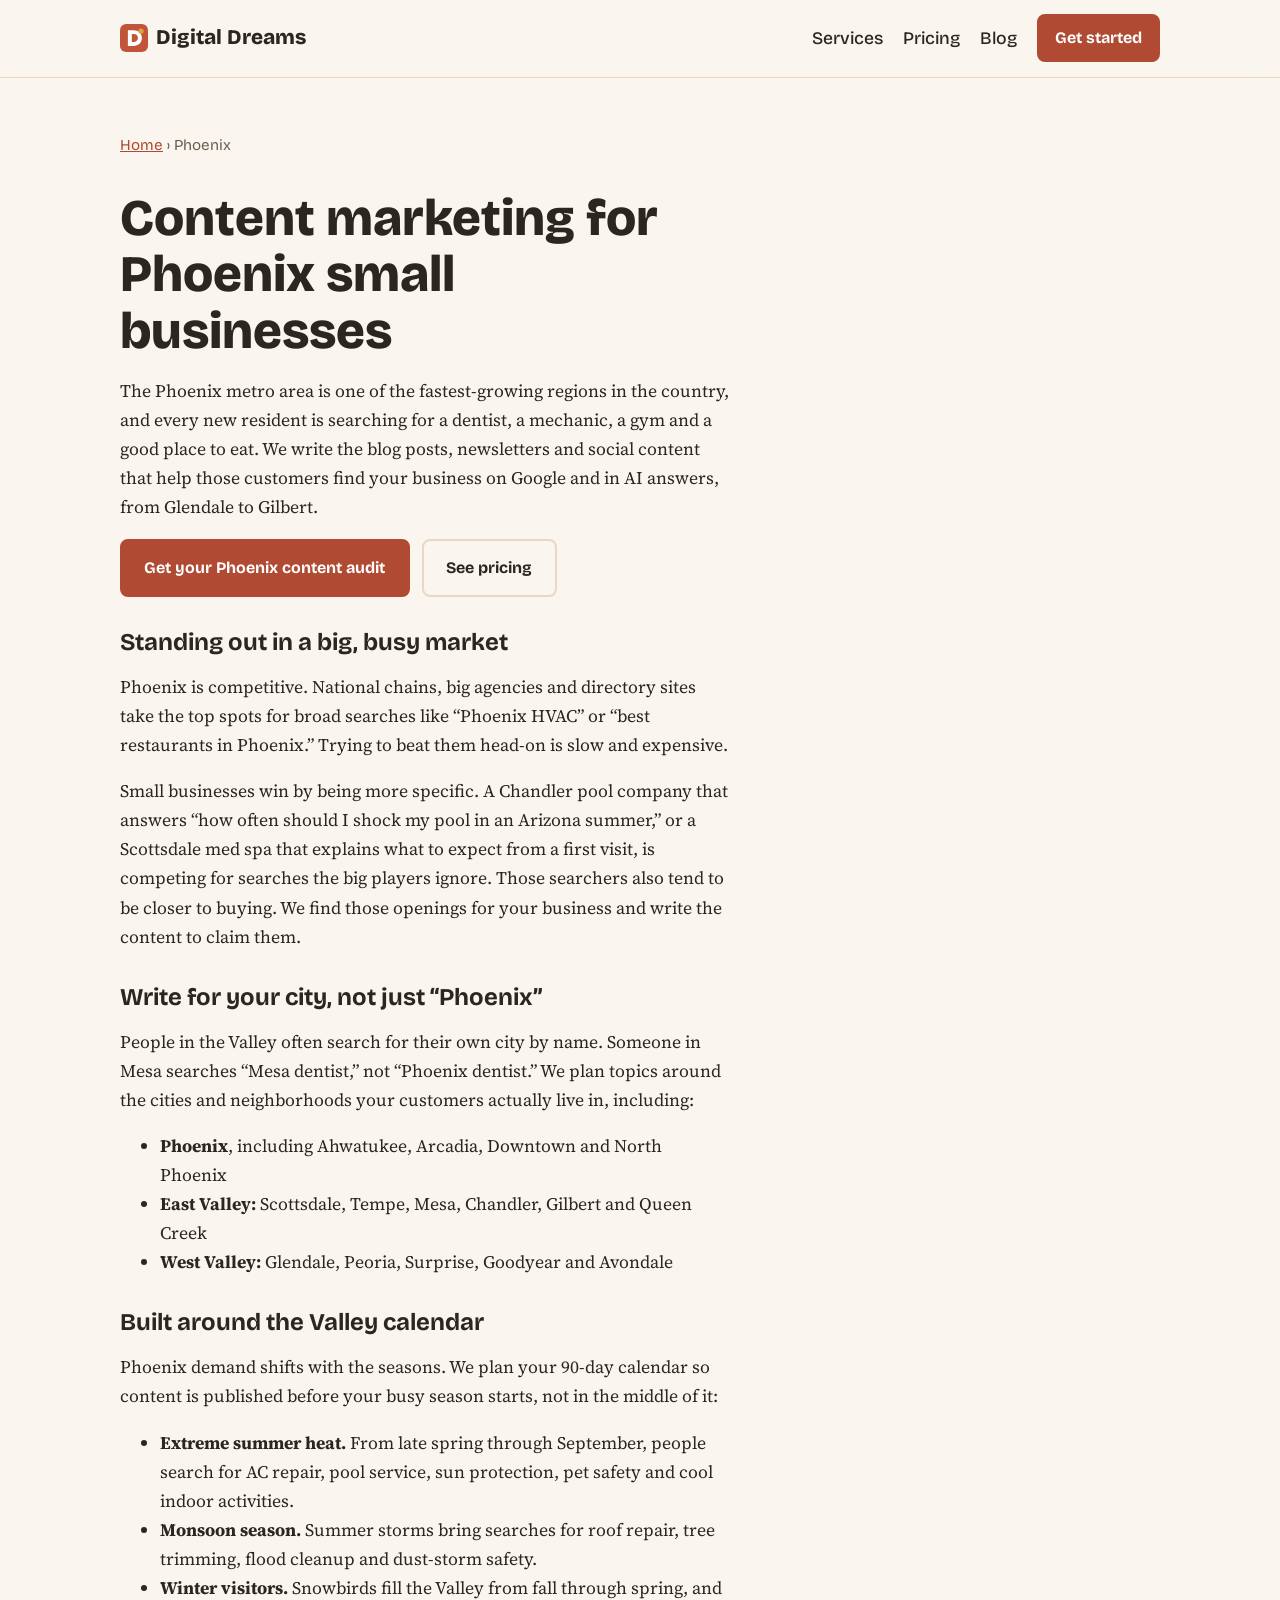
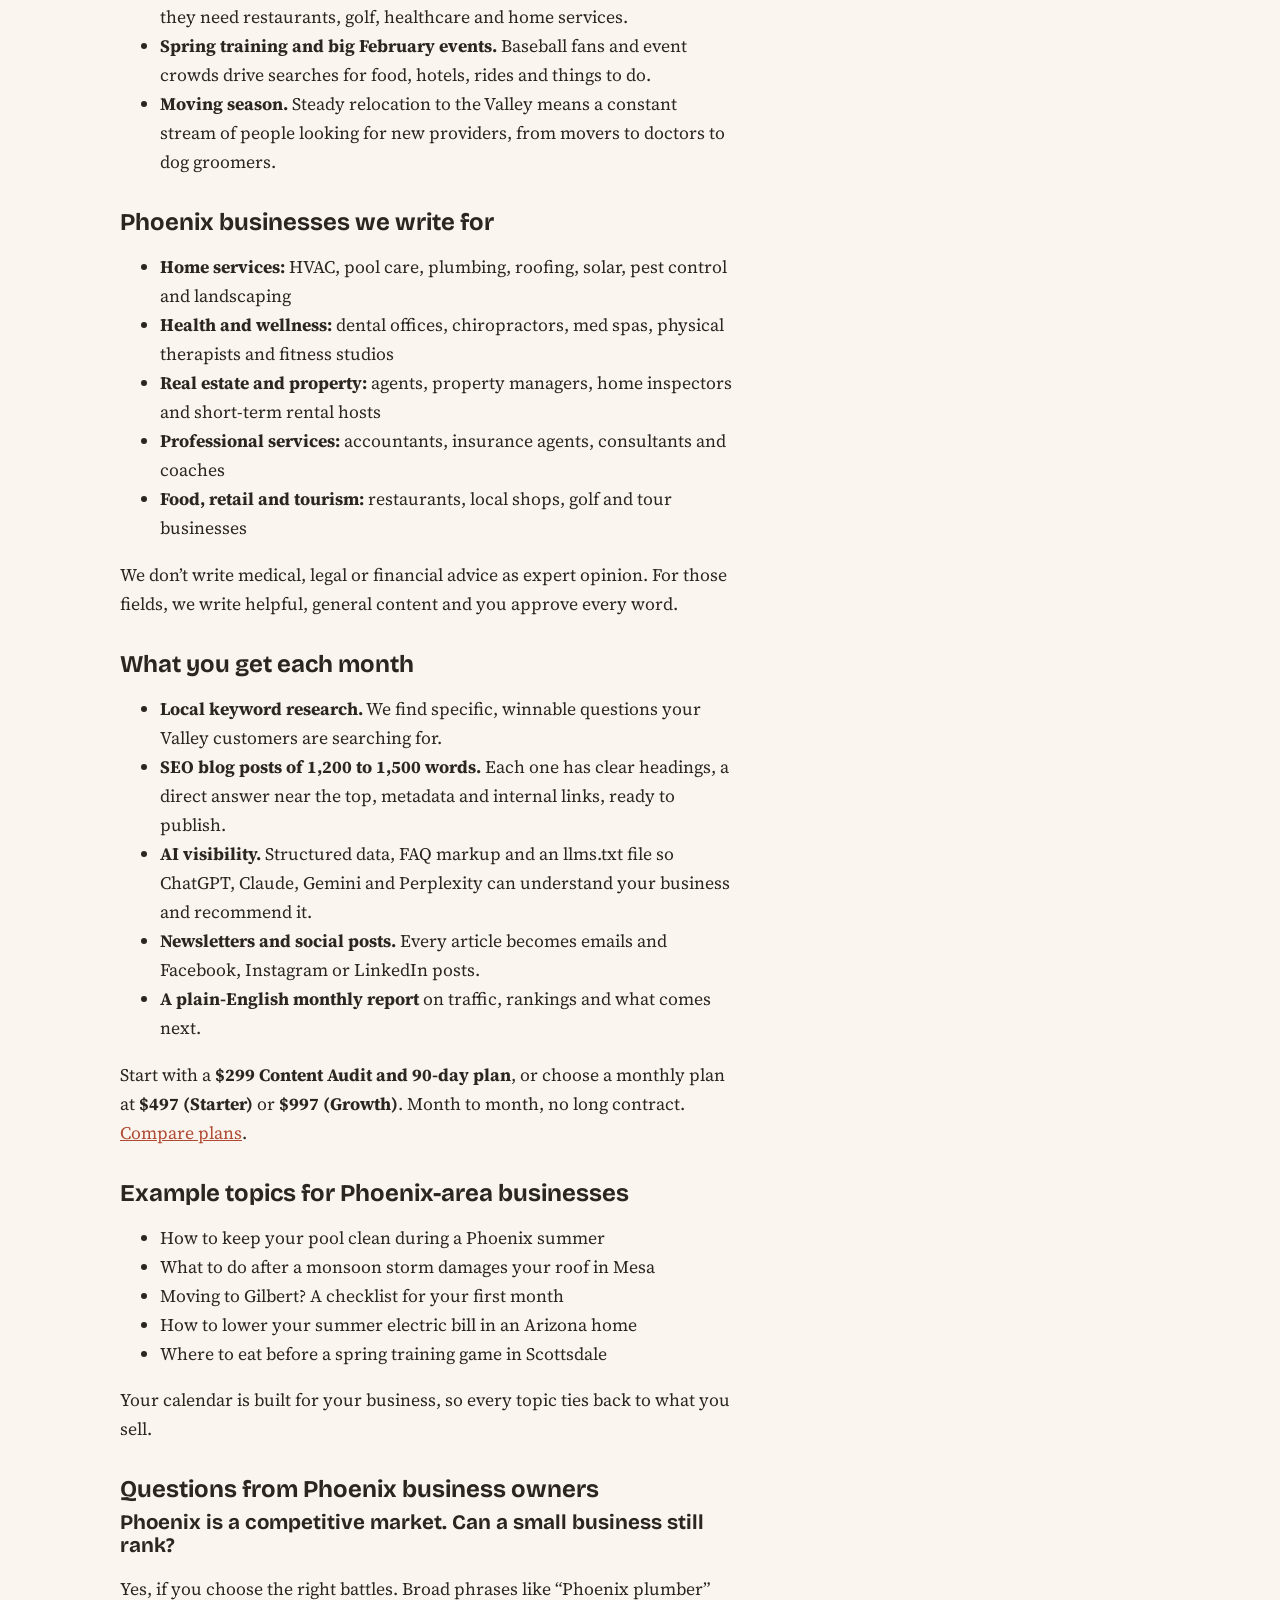
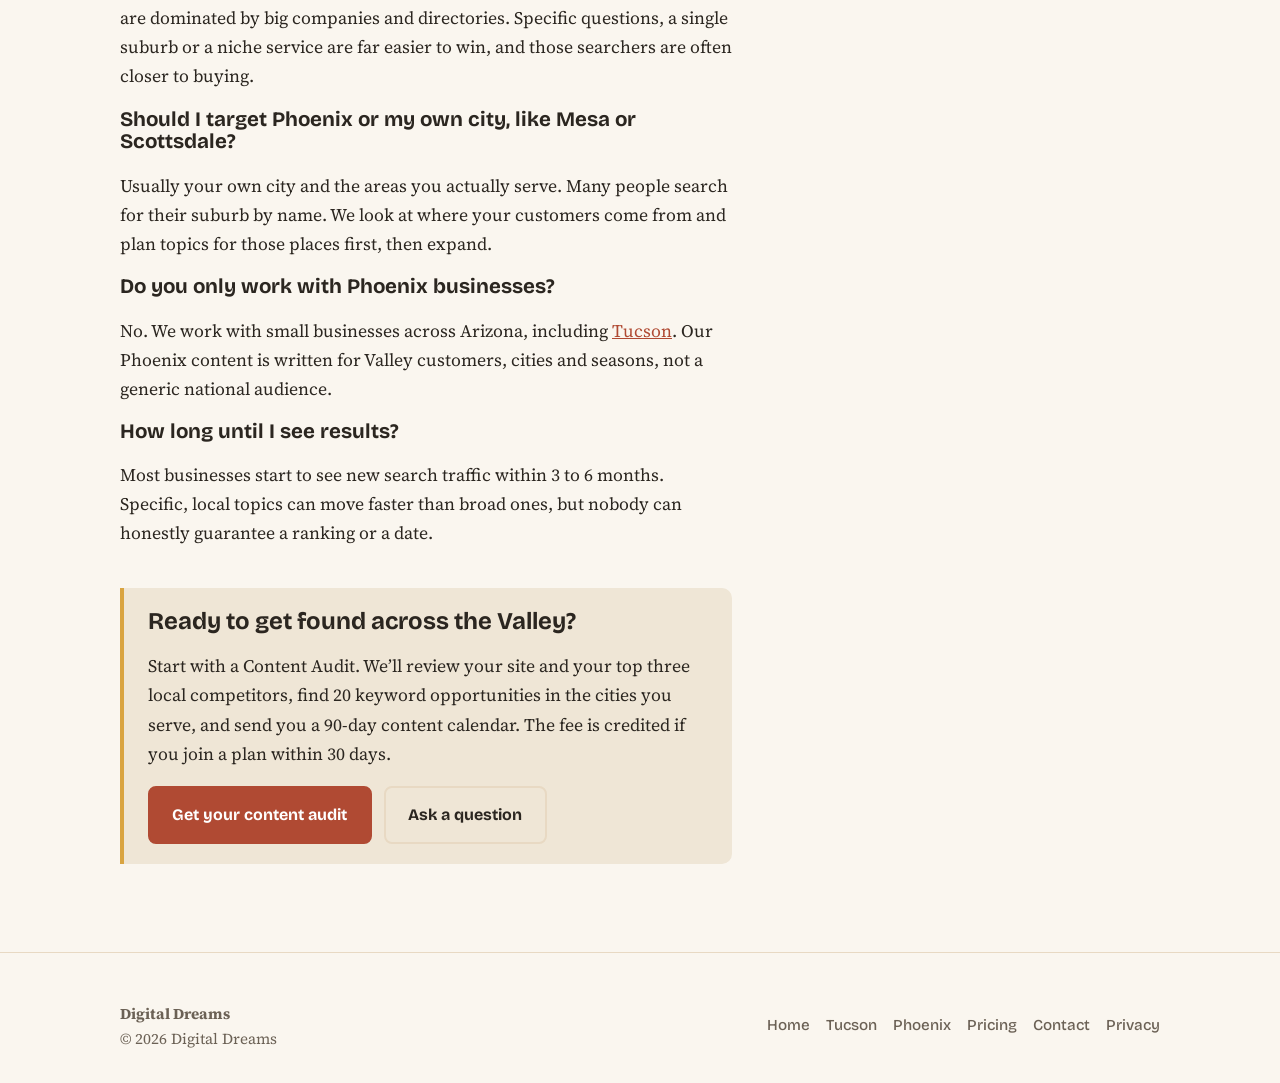
<file: phoenix-content-marketing.html>
<!DOCTYPE html>
<html lang="en">
<head>
<meta charset="utf-8">
<meta name="viewport" content="width=device-width, initial-scale=1">
<title>Content Marketing & SEO Blog Writing in Phoenix, AZ | Digital Dreams</title>
<meta name="description" content="SEO blog posts, newsletters and social content for small businesses in Phoenix, Scottsdale, Mesa, Tempe, Chandler and Gilbert. Stand out on Google and in AI answers across the Valley.">
<link rel="canonical" href="https://dantejoel369.github.io/phoenix-content-marketing.html">
<link rel="icon" href="favicon.svg" type="image/svg+xml">
<meta property="og:type" content="website">
<meta property="og:site_name" content="Digital Dreams">
<meta property="og:title" content="Content Marketing for Phoenix Small Businesses | Digital Dreams">
<meta property="og:description" content="Blog posts, newsletters and social content that help customers across the Valley find you on Google and in AI answers.">
<meta property="og:url" content="https://dantejoel369.github.io/phoenix-content-marketing.html">
<meta property="og:image" content="https://dantejoel369.github.io/og-image.png">
<meta name="twitter:card" content="summary_large_image">
<meta name="twitter:title" content="Content Marketing for Phoenix Small Businesses | Digital Dreams">
<meta name="twitter:image" content="https://dantejoel369.github.io/og-image.png">
<link rel="preconnect" href="https://fonts.googleapis.com">
<link rel="preconnect" href="https://fonts.gstatic.com" crossorigin>
<link rel="stylesheet" href="https://fonts.googleapis.com/css2?family=Bricolage+Grotesque:wght@500;700;800&family=Source+Serif+4:wght@400;600&display=swap">
<link rel="stylesheet" href="css/style.css">
<script type="application/ld+json">
{"@context":"https://schema.org","@graph":[
{"@type":"Service","@id":"https://dantejoel369.github.io/phoenix-content-marketing.html#service",
"name":"Content marketing and SEO blog writing in Phoenix",
"serviceType":"Content marketing",
"description":"Done-for-you SEO blog posts, newsletters and social media content for small businesses in Phoenix and the Phoenix metro area.",
"url":"https://dantejoel369.github.io/phoenix-content-marketing.html",
"provider":{"@id":"https://dantejoel369.github.io/#business"},
"areaServed":[
{"@type":"City","name":"Phoenix","containedInPlace":{"@type":"State","name":"Arizona"}},
{"@type":"City","name":"Scottsdale","containedInPlace":{"@type":"State","name":"Arizona"}},
{"@type":"City","name":"Mesa","containedInPlace":{"@type":"State","name":"Arizona"}},
{"@type":"City","name":"Tempe","containedInPlace":{"@type":"State","name":"Arizona"}},
{"@type":"City","name":"Chandler","containedInPlace":{"@type":"State","name":"Arizona"}},
{"@type":"City","name":"Gilbert","containedInPlace":{"@type":"State","name":"Arizona"}},
{"@type":"City","name":"Glendale","containedInPlace":{"@type":"State","name":"Arizona"}},
{"@type":"City","name":"Peoria","containedInPlace":{"@type":"State","name":"Arizona"}}
],
"offers":[
{"@type":"Offer","name":"Content Audit + 90-Day Plan","price":"299","priceCurrency":"USD"},
{"@type":"Offer","name":"Starter","price":"497","priceCurrency":"USD"},
{"@type":"Offer","name":"Growth","price":"997","priceCurrency":"USD"}
]},
{"@type":"BreadcrumbList","itemListElement":[
{"@type":"ListItem","position":1,"name":"Home","item":"https://dantejoel369.github.io/"},
{"@type":"ListItem","position":2,"name":"Phoenix","item":"https://dantejoel369.github.io/phoenix-content-marketing.html"}
]},
{"@type":"FAQPage","mainEntity":[
{"@type":"Question","name":"Phoenix is a competitive market. Can a small business still rank?","acceptedAnswer":{"@type":"Answer","text":"Yes, if you choose the right battles. Broad phrases like “Phoenix plumber” are dominated by big companies and directories. Specific questions, a single suburb or a niche service are far easier to win, and those searchers are often closer to buying."}},
{"@type":"Question","name":"Should I target Phoenix or my own city, like Mesa or Scottsdale?","acceptedAnswer":{"@type":"Answer","text":"Usually your own city and the areas you actually serve. Many people search for their suburb by name. We look at where your customers come from and plan topics for those places first, then expand."}},
{"@type":"Question","name":"Do you only work with Phoenix businesses?","acceptedAnswer":{"@type":"Answer","text":"No. We work with small businesses across Arizona, including Tucson. Our Phoenix content is written for Valley customers, cities and seasons, not a generic national audience."}},
{"@type":"Question","name":"How long until I see results?","acceptedAnswer":{"@type":"Answer","text":"Most businesses start to see new search traffic within 3 to 6 months. Specific, local topics can move faster than broad ones, but nobody can honestly guarantee a ranking or a date."}}
]}
]}
</script>
</head>
<body>
<a class="skip" href="#main">Skip to content</a>
<header><div class="wrap">
<a class="brand" href="./"><img src="favicon.svg" width="28" height="28" alt="">Digital Dreams</a>
<nav aria-label="Main"><a href="./#services">Services</a><a href="./#pricing">Pricing</a><a href="./#blog">Blog</a><a class="btn" href="contact.html">Get started</a></nav>
</div></header>
<main id="main"><div class="wrap"><article>
<p class="meta"><a href="./">Home</a> › Phoenix</p>
<h1>Content marketing for Phoenix small businesses</h1>
<p>The Phoenix metro area is one of the fastest-growing regions in the country, and every new resident is searching for a dentist, a mechanic, a gym and a good place to eat. We write the blog posts, newsletters and social content that help those customers find your business on Google and in AI answers, from Glendale to Gilbert.</p>
<div class="actions"><a class="btn" href="contact.html?plan=audit">Get your Phoenix content audit</a><a class="btn ghost" href="./#pricing">See pricing</a></div>

<h2>Standing out in a big, busy market</h2>
<p>Phoenix is competitive. National chains, big agencies and directory sites take the top spots for broad searches like “Phoenix HVAC” or “best restaurants in Phoenix.” Trying to beat them head-on is slow and expensive.</p>
<p>Small businesses win by being more specific. A Chandler pool company that answers “how often should I shock my pool in an Arizona summer,” or a Scottsdale med spa that explains what to expect from a first visit, is competing for searches the big players ignore. Those searchers also tend to be closer to buying. We find those openings for your business and write the content to claim them.</p>

<h2>Write for your city, not just “Phoenix”</h2>
<p>People in the Valley often search for their own city by name. Someone in Mesa searches “Mesa dentist,” not “Phoenix dentist.” We plan topics around the cities and neighborhoods your customers actually live in, including:</p>
<ul>
<li><b>Phoenix</b>, including Ahwatukee, Arcadia, Downtown and North Phoenix</li>
<li><b>East Valley:</b> Scottsdale, Tempe, Mesa, Chandler, Gilbert and Queen Creek</li>
<li><b>West Valley:</b> Glendale, Peoria, Surprise, Goodyear and Avondale</li>
</ul>

<h2>Built around the Valley calendar</h2>
<p>Phoenix demand shifts with the seasons. We plan your 90-day calendar so content is published before your busy season starts, not in the middle of it:</p>
<ul>
<li><b>Extreme summer heat.</b> From late spring through September, people search for AC repair, pool service, sun protection, pet safety and cool indoor activities.</li>
<li><b>Monsoon season.</b> Summer storms bring searches for roof repair, tree trimming, flood cleanup and dust-storm safety.</li>
<li><b>Winter visitors.</b> Snowbirds fill the Valley from fall through spring, and they need restaurants, golf, healthcare and home services.</li>
<li><b>Spring training and big February events.</b> Baseball fans and event crowds drive searches for food, hotels, rides and things to do.</li>
<li><b>Moving season.</b> Steady relocation to the Valley means a constant stream of people looking for new providers, from movers to doctors to dog groomers.</li>
</ul>

<h2>Phoenix businesses we write for</h2>
<ul>
<li><b>Home services:</b> HVAC, pool care, plumbing, roofing, solar, pest control and landscaping</li>
<li><b>Health and wellness:</b> dental offices, chiropractors, med spas, physical therapists and fitness studios</li>
<li><b>Real estate and property:</b> agents, property managers, home inspectors and short-term rental hosts</li>
<li><b>Professional services:</b> accountants, insurance agents, consultants and coaches</li>
<li><b>Food, retail and tourism:</b> restaurants, local shops, golf and tour businesses</li>
</ul>
<p>We don’t write medical, legal or financial advice as expert opinion. For those fields, we write helpful, general content and you approve every word.</p>

<h2>What you get each month</h2>
<ul>
<li><b>Local keyword research.</b> We find specific, winnable questions your Valley customers are searching for.</li>
<li><b>SEO blog posts of 1,200 to 1,500 words.</b> Each one has clear headings, a direct answer near the top, metadata and internal links, ready to publish.</li>
<li><b>AI visibility.</b> Structured data, FAQ markup and an llms.txt file so ChatGPT, Claude, Gemini and Perplexity can understand your business and recommend it.</li>
<li><b>Newsletters and social posts.</b> Every article becomes emails and Facebook, Instagram or LinkedIn posts.</li>
<li><b>A plain-English monthly report</b> on traffic, rankings and what comes next.</li>
</ul>
<p>Start with a <b>$299 Content Audit and 90-day plan</b>, or choose a monthly plan at <b>$497 (Starter)</b> or <b>$997 (Growth)</b>. Month to month, no long contract. <a href="./#pricing">Compare plans</a>.</p>

<h2>Example topics for Phoenix-area businesses</h2>
<ul>
<li>How to keep your pool clean during a Phoenix summer</li>
<li>What to do after a monsoon storm damages your roof in Mesa</li>
<li>Moving to Gilbert? A checklist for your first month</li>
<li>How to lower your summer electric bill in an Arizona home</li>
<li>Where to eat before a spring training game in Scottsdale</li>
</ul>
<p>Your calendar is built for your business, so every topic ties back to what you sell.</p>

<h2>Questions from Phoenix business owners</h2>
<h3>Phoenix is a competitive market. Can a small business still rank?</h3>
<p>Yes, if you choose the right battles. Broad phrases like “Phoenix plumber” are dominated by big companies and directories. Specific questions, a single suburb or a niche service are far easier to win, and those searchers are often closer to buying.</p>
<h3>Should I target Phoenix or my own city, like Mesa or Scottsdale?</h3>
<p>Usually your own city and the areas you actually serve. Many people search for their suburb by name. We look at where your customers come from and plan topics for those places first, then expand.</p>
<h3>Do you only work with Phoenix businesses?</h3>
<p>No. We work with small businesses across Arizona, including <a href="tucson-content-marketing.html">Tucson</a>. Our Phoenix content is written for Valley customers, cities and seasons, not a generic national audience.</p>
<h3>How long until I see results?</h3>
<p>Most businesses start to see new search traffic within 3 to 6 months. Specific, local topics can move faster than broad ones, but nobody can honestly guarantee a ranking or a date.</p>

<div class="callout">
<h2>Ready to get found across the Valley?</h2>
<p>Start with a Content Audit. We’ll review your site and your top three local competitors, find 20 keyword opportunities in the cities you serve, and send you a 90-day content calendar. The fee is credited if you join a plan within 30 days.</p>
<div class="actions"><a class="btn" href="contact.html?plan=audit">Get your content audit</a><a class="btn ghost" href="contact.html">Ask a question</a></div>
</div>
</article></div></main>
<footer><div class="wrap cols"><div><b>Digital Dreams</b><br>© <span class="y">2026</span> Digital Dreams</div><nav aria-label="Footer"><a href="./">Home</a><a href="tucson-content-marketing.html">Tucson</a><a href="phoenix-content-marketing.html">Phoenix</a><a href="./#pricing">Pricing</a><a href="contact.html">Contact</a><a href="privacy.html">Privacy</a></nav></div></footer>
<script>document.querySelectorAll('.y').forEach(e=>e.textContent=new Date().getFullYear())</script>
</body>
</html>
</file>
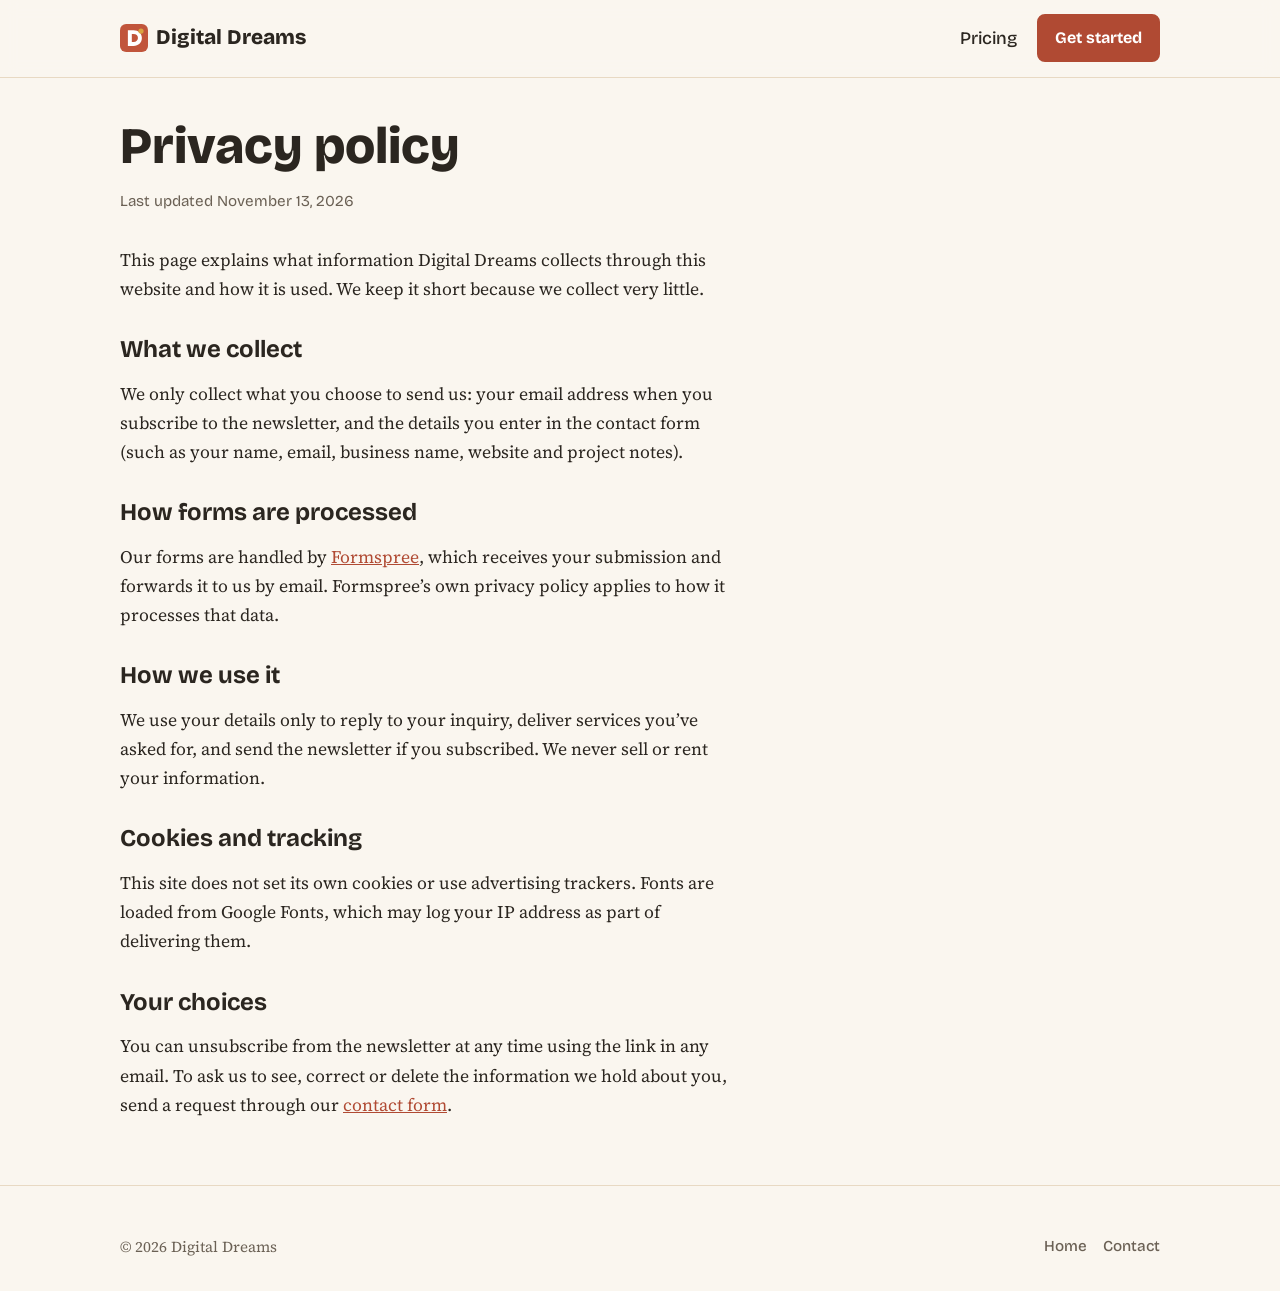
<file: privacy.html>
<!DOCTYPE html>
<html lang="en">
<head>
<meta charset="utf-8">
<meta name="viewport" content="width=device-width, initial-scale=1">
<title>Privacy Policy | Digital Dreams</title>
<meta name="description" content="How Digital Dreams handles the information you share through our forms.">
<link rel="canonical" href="https://dantejoel369.github.io/privacy.html">
<link rel="icon" href="favicon.svg" type="image/svg+xml">
<link rel="stylesheet" href="https://fonts.googleapis.com/css2?family=Bricolage+Grotesque:wght@500;700;800&family=Source+Serif+4:wght@400;600&display=swap">
<link rel="stylesheet" href="css/style.css">
</head>
<body>
<header><div class="wrap">
<a class="brand" href="./"><img src="favicon.svg" width="28" height="28" alt="">Digital Dreams</a>
<nav aria-label="Main"><a href="./#pricing">Pricing</a><a class="btn" href="contact.html">Get started</a></nav>
</div></header>
<main><div class="wrap"><article>
<h1>Privacy policy</h1>
<p class="meta">Last updated November 13, 2026</p>
<p>This page explains what information Digital Dreams collects through this website and how it is used. We keep it short because we collect very little.</p>
<h2>What we collect</h2>
<p>We only collect what you choose to send us: your email address when you subscribe to the newsletter, and the details you enter in the contact form (such as your name, email, business name, website and project notes).</p>
<h2>How forms are processed</h2>
<p>Our forms are handled by <a href="https://formspree.io/legal/privacy-policy">Formspree</a>, which receives your submission and forwards it to us by email. Formspree’s own privacy policy applies to how it processes that data.</p>
<h2>How we use it</h2>
<p>We use your details only to reply to your inquiry, deliver services you’ve asked for, and send the newsletter if you subscribed. We never sell or rent your information.</p>
<h2>Cookies and tracking</h2>
<p>This site does not set its own cookies or use advertising trackers. Fonts are loaded from Google Fonts, which may log your IP address as part of delivering them.</p>
<h2>Your choices</h2>
<p>You can unsubscribe from the newsletter at any time using the link in any email. To ask us to see, correct or delete the information we hold about you, send a request through our <a href="contact.html">contact form</a>.</p>
</article></div></main>
<footer><div class="wrap cols"><div>© <span class="y">2026</span> Digital Dreams</div><nav aria-label="Footer"><a href="./">Home</a><a href="contact.html">Contact</a></nav></div></footer>
<script>document.querySelectorAll('.y').forEach(e=>e.textContent=new Date().getFullYear())</script>
</body>
</html>
</file>
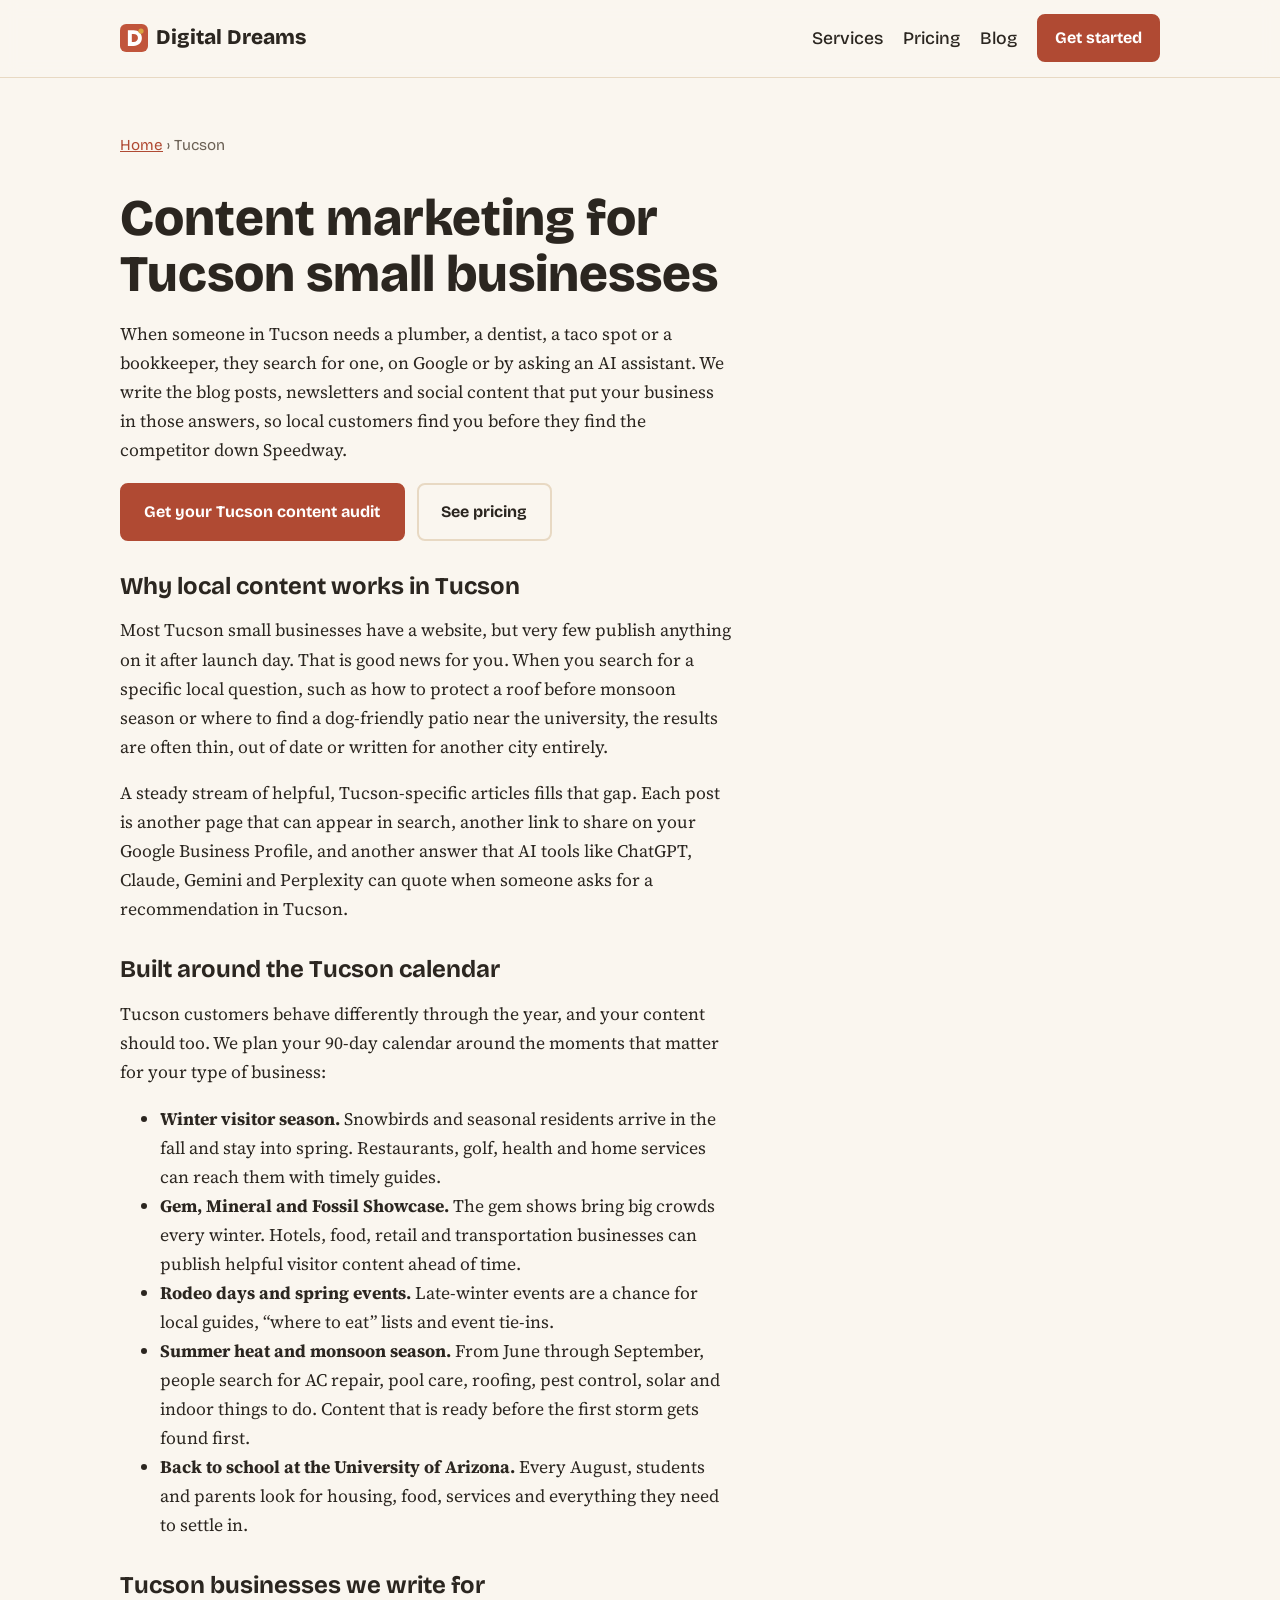
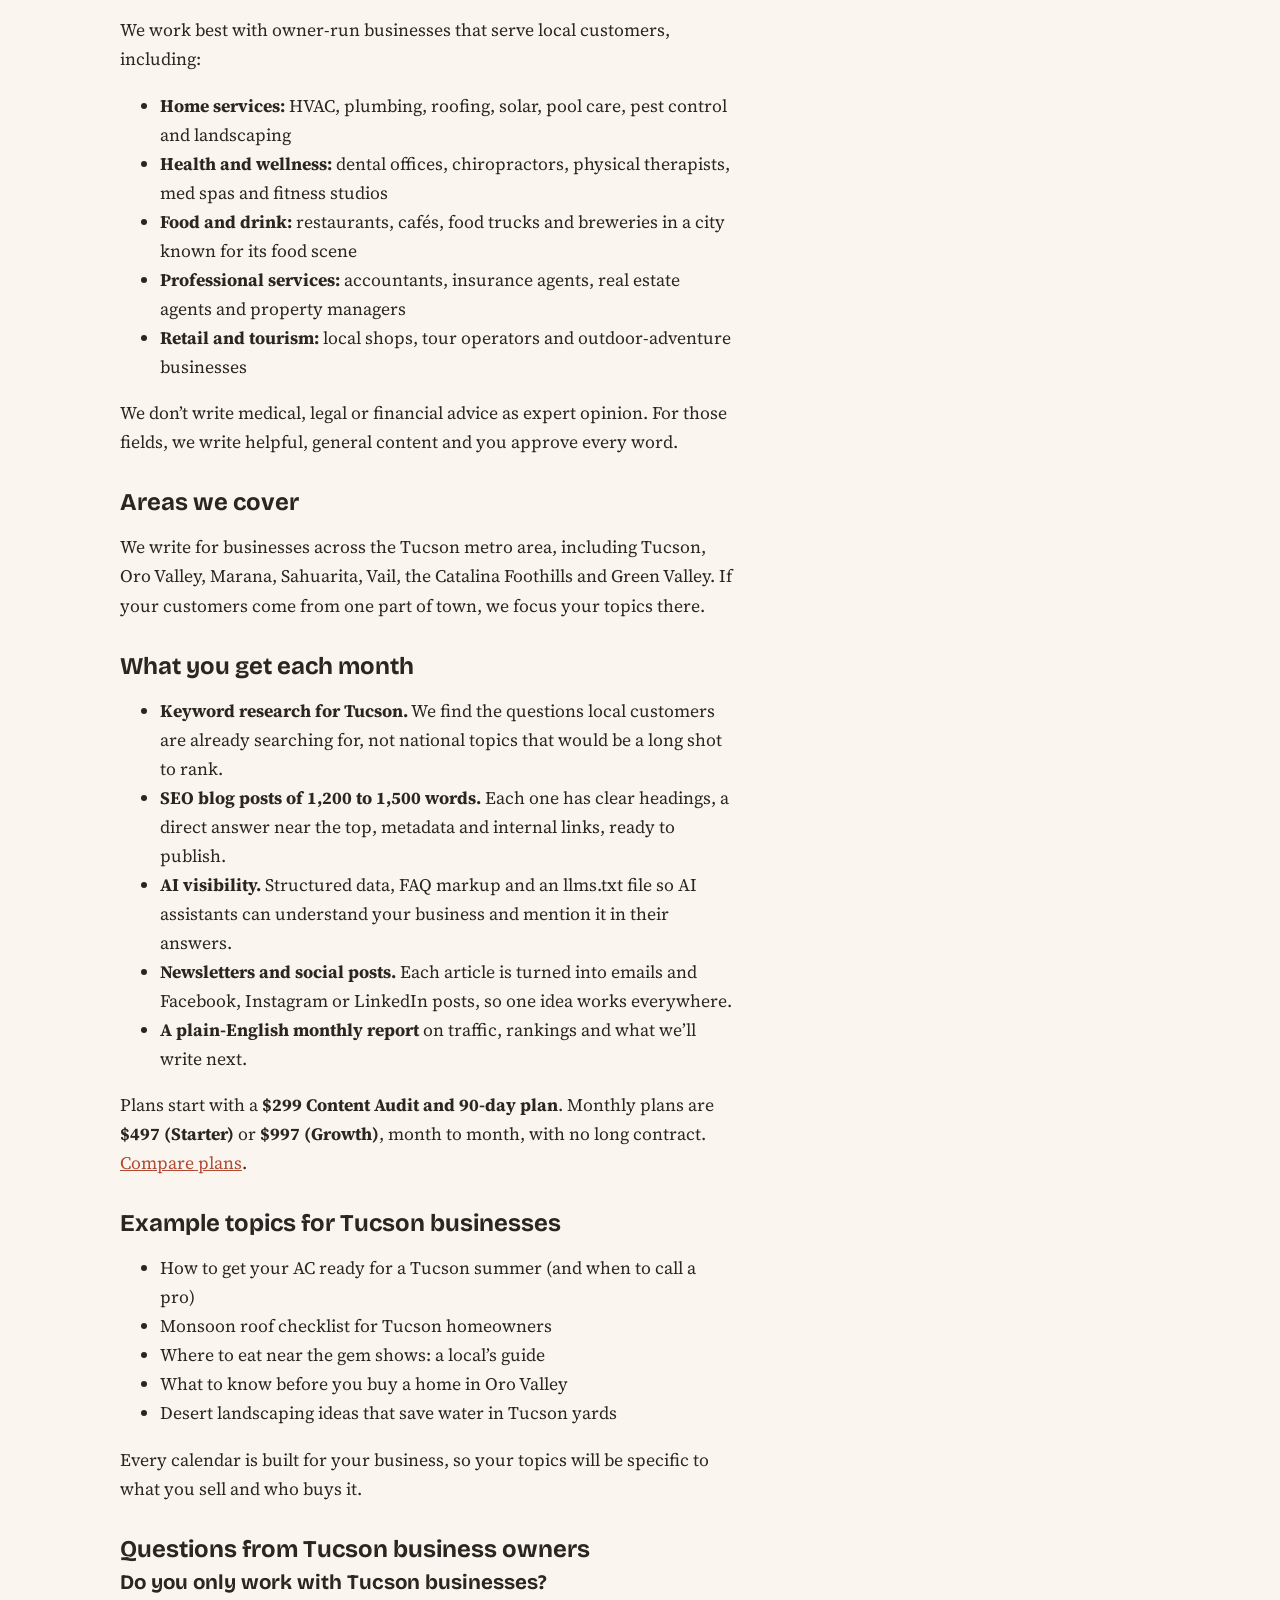
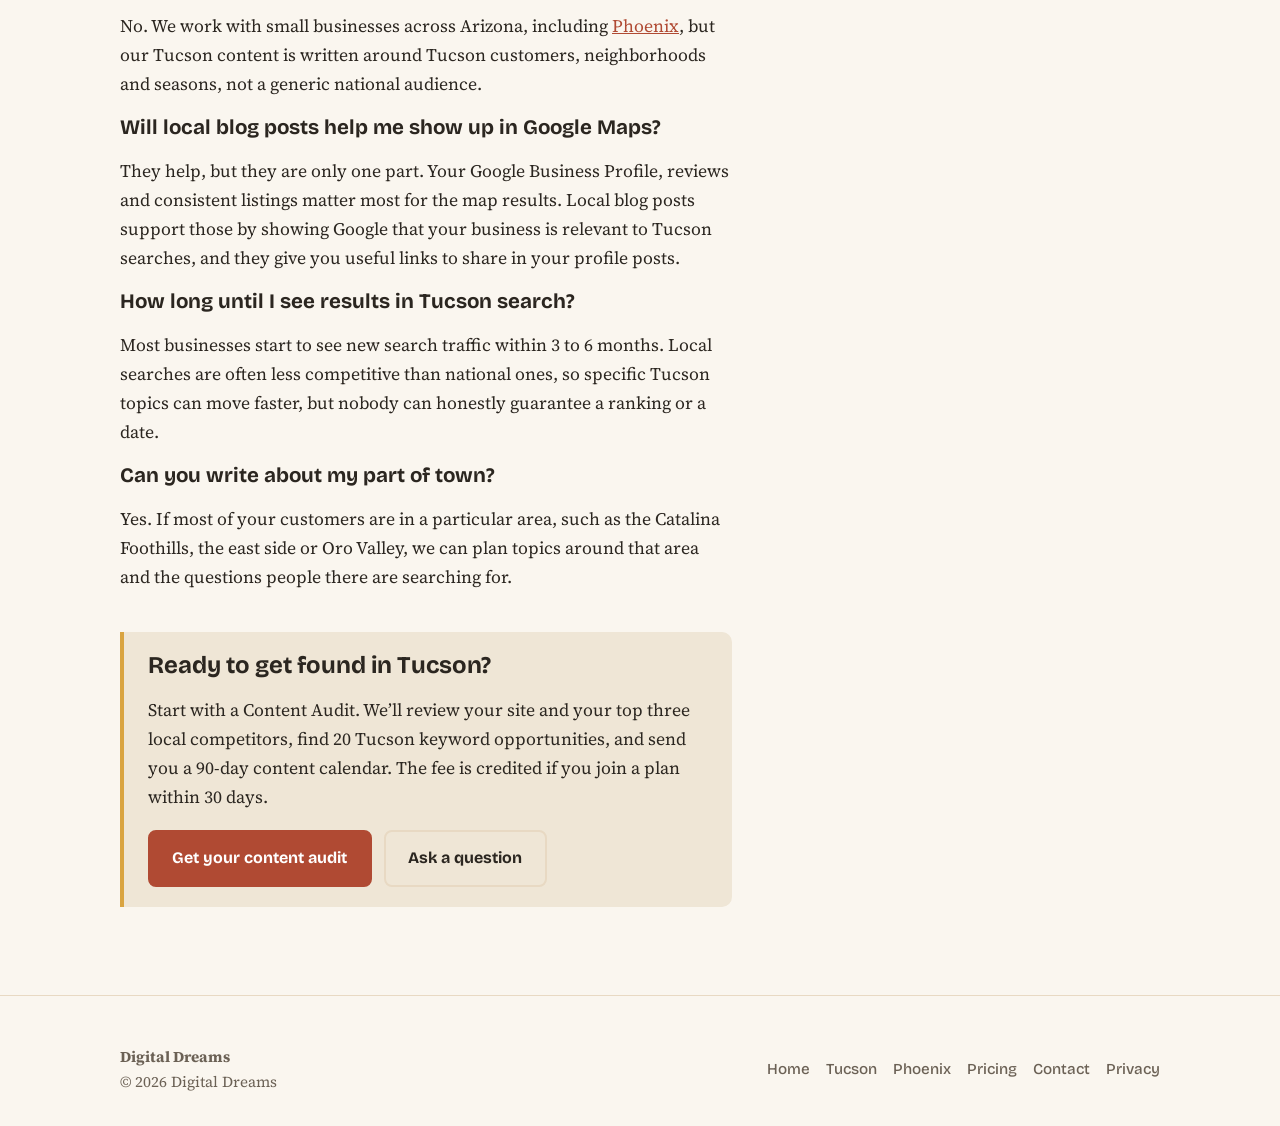
<file: tucson-content-marketing.html>
<!DOCTYPE html>
<html lang="en">
<head>
<meta charset="utf-8">
<meta name="viewport" content="width=device-width, initial-scale=1">
<title>Content Marketing & SEO Blog Writing in Tucson, AZ | Digital Dreams</title>
<meta name="description" content="Done-for-you blog posts, newsletters and social content for Tucson small businesses. Get found on Google and in AI answers by customers in Tucson, Oro Valley, Marana and beyond.">
<link rel="canonical" href="https://dantejoel369.github.io/tucson-content-marketing.html">
<link rel="icon" href="favicon.svg" type="image/svg+xml">
<meta property="og:type" content="website">
<meta property="og:site_name" content="Digital Dreams">
<meta property="og:title" content="Content Marketing for Tucson Small Businesses | Digital Dreams">
<meta property="og:description" content="Blog posts, newsletters and social content that help Tucson customers find you on Google and in AI answers.">
<meta property="og:url" content="https://dantejoel369.github.io/tucson-content-marketing.html">
<meta property="og:image" content="https://dantejoel369.github.io/og-image.png">
<meta name="twitter:card" content="summary_large_image">
<meta name="twitter:title" content="Content Marketing for Tucson Small Businesses | Digital Dreams">
<meta name="twitter:image" content="https://dantejoel369.github.io/og-image.png">
<link rel="preconnect" href="https://fonts.googleapis.com">
<link rel="preconnect" href="https://fonts.gstatic.com" crossorigin>
<link rel="stylesheet" href="https://fonts.googleapis.com/css2?family=Bricolage+Grotesque:wght@500;700;800&family=Source+Serif+4:wght@400;600&display=swap">
<link rel="stylesheet" href="css/style.css">
<script type="application/ld+json">
{"@context":"https://schema.org","@graph":[
{"@type":"Service","@id":"https://dantejoel369.github.io/tucson-content-marketing.html#service",
"name":"Content marketing and SEO blog writing in Tucson",
"serviceType":"Content marketing",
"description":"Done-for-you SEO blog posts, newsletters and social media content for small businesses in Tucson, Arizona.",
"url":"https://dantejoel369.github.io/tucson-content-marketing.html",
"provider":{"@id":"https://dantejoel369.github.io/#business"},
"areaServed":[
{"@type":"City","name":"Tucson","containedInPlace":{"@type":"State","name":"Arizona"}},
{"@type":"City","name":"Oro Valley","containedInPlace":{"@type":"State","name":"Arizona"}},
{"@type":"City","name":"Marana","containedInPlace":{"@type":"State","name":"Arizona"}},
{"@type":"City","name":"Sahuarita","containedInPlace":{"@type":"State","name":"Arizona"}},
{"@type":"City","name":"Vail","containedInPlace":{"@type":"State","name":"Arizona"}}
],
"offers":[
{"@type":"Offer","name":"Content Audit + 90-Day Plan","price":"299","priceCurrency":"USD"},
{"@type":"Offer","name":"Starter","price":"497","priceCurrency":"USD"},
{"@type":"Offer","name":"Growth","price":"997","priceCurrency":"USD"}
]},
{"@type":"BreadcrumbList","itemListElement":[
{"@type":"ListItem","position":1,"name":"Home","item":"https://dantejoel369.github.io/"},
{"@type":"ListItem","position":2,"name":"Tucson","item":"https://dantejoel369.github.io/tucson-content-marketing.html"}
]},
{"@type":"FAQPage","mainEntity":[
{"@type":"Question","name":"Do you only work with Tucson businesses?","acceptedAnswer":{"@type":"Answer","text":"No. We work with small businesses across Arizona, including Phoenix, but our Tucson content is written around Tucson customers, neighborhoods and seasons, not a generic national audience."}},
{"@type":"Question","name":"Will local blog posts help me show up in Google Maps?","acceptedAnswer":{"@type":"Answer","text":"They help, but they are only one part. Your Google Business Profile, reviews and consistent listings matter most for the map results. Local blog posts support those by showing Google that your business is relevant to Tucson searches, and they give you useful links to share in your profile posts."}},
{"@type":"Question","name":"How long until I see results in Tucson search?","acceptedAnswer":{"@type":"Answer","text":"Most businesses start to see new search traffic within 3 to 6 months. Local searches are often less competitive than national ones, so specific Tucson topics can move faster, but nobody can honestly guarantee a ranking or a date."}},
{"@type":"Question","name":"Can you write about my part of town?","acceptedAnswer":{"@type":"Answer","text":"Yes. If most of your customers are in a particular area, such as the Catalina Foothills, the east side or Oro Valley, we can plan topics around that area and the questions people there are searching for."}}
]}
]}
</script>
</head>
<body>
<a class="skip" href="#main">Skip to content</a>
<header><div class="wrap">
<a class="brand" href="./"><img src="favicon.svg" width="28" height="28" alt="">Digital Dreams</a>
<nav aria-label="Main"><a href="./#services">Services</a><a href="./#pricing">Pricing</a><a href="./#blog">Blog</a><a class="btn" href="contact.html">Get started</a></nav>
</div></header>
<main id="main"><div class="wrap"><article>
<p class="meta"><a href="./">Home</a> › Tucson</p>
<h1>Content marketing for Tucson small businesses</h1>
<p>When someone in Tucson needs a plumber, a dentist, a taco spot or a bookkeeper, they search for one, on Google or by asking an AI assistant. We write the blog posts, newsletters and social content that put your business in those answers, so local customers find you before they find the competitor down Speedway.</p>
<div class="actions"><a class="btn" href="contact.html?plan=audit">Get your Tucson content audit</a><a class="btn ghost" href="./#pricing">See pricing</a></div>

<h2>Why local content works in Tucson</h2>
<p>Most Tucson small businesses have a website, but very few publish anything on it after launch day. That is good news for you. When you search for a specific local question, such as how to protect a roof before monsoon season or where to find a dog-friendly patio near the university, the results are often thin, out of date or written for another city entirely.</p>
<p>A steady stream of helpful, Tucson-specific articles fills that gap. Each post is another page that can appear in search, another link to share on your Google Business Profile, and another answer that AI tools like ChatGPT, Claude, Gemini and Perplexity can quote when someone asks for a recommendation in Tucson.</p>

<h2>Built around the Tucson calendar</h2>
<p>Tucson customers behave differently through the year, and your content should too. We plan your 90-day calendar around the moments that matter for your type of business:</p>
<ul>
<li><b>Winter visitor season.</b> Snowbirds and seasonal residents arrive in the fall and stay into spring. Restaurants, golf, health and home services can reach them with timely guides.</li>
<li><b>Gem, Mineral and Fossil Showcase.</b> The gem shows bring big crowds every winter. Hotels, food, retail and transportation businesses can publish helpful visitor content ahead of time.</li>
<li><b>Rodeo days and spring events.</b> Late-winter events are a chance for local guides, “where to eat” lists and event tie-ins.</li>
<li><b>Summer heat and monsoon season.</b> From June through September, people search for AC repair, pool care, roofing, pest control, solar and indoor things to do. Content that is ready before the first storm gets found first.</li>
<li><b>Back to school at the University of Arizona.</b> Every August, students and parents look for housing, food, services and everything they need to settle in.</li>
</ul>

<h2>Tucson businesses we write for</h2>
<p>We work best with owner-run businesses that serve local customers, including:</p>
<ul>
<li><b>Home services:</b> HVAC, plumbing, roofing, solar, pool care, pest control and landscaping</li>
<li><b>Health and wellness:</b> dental offices, chiropractors, physical therapists, med spas and fitness studios</li>
<li><b>Food and drink:</b> restaurants, cafés, food trucks and breweries in a city known for its food scene</li>
<li><b>Professional services:</b> accountants, insurance agents, real estate agents and property managers</li>
<li><b>Retail and tourism:</b> local shops, tour operators and outdoor-adventure businesses</li>
</ul>
<p>We don’t write medical, legal or financial advice as expert opinion. For those fields, we write helpful, general content and you approve every word.</p>

<h2>Areas we cover</h2>
<p>We write for businesses across the Tucson metro area, including Tucson, Oro Valley, Marana, Sahuarita, Vail, the Catalina Foothills and Green Valley. If your customers come from one part of town, we focus your topics there.</p>

<h2>What you get each month</h2>
<ul>
<li><b>Keyword research for Tucson.</b> We find the questions local customers are already searching for, not national topics that would be a long shot to rank.</li>
<li><b>SEO blog posts of 1,200 to 1,500 words.</b> Each one has clear headings, a direct answer near the top, metadata and internal links, ready to publish.</li>
<li><b>AI visibility.</b> Structured data, FAQ markup and an llms.txt file so AI assistants can understand your business and mention it in their answers.</li>
<li><b>Newsletters and social posts.</b> Each article is turned into emails and Facebook, Instagram or LinkedIn posts, so one idea works everywhere.</li>
<li><b>A plain-English monthly report</b> on traffic, rankings and what we’ll write next.</li>
</ul>
<p>Plans start with a <b>$299 Content Audit and 90-day plan</b>. Monthly plans are <b>$497 (Starter)</b> or <b>$997 (Growth)</b>, month to month, with no long contract. <a href="./#pricing">Compare plans</a>.</p>

<h2>Example topics for Tucson businesses</h2>
<ul>
<li>How to get your AC ready for a Tucson summer (and when to call a pro)</li>
<li>Monsoon roof checklist for Tucson homeowners</li>
<li>Where to eat near the gem shows: a local’s guide</li>
<li>What to know before you buy a home in Oro Valley</li>
<li>Desert landscaping ideas that save water in Tucson yards</li>
</ul>
<p>Every calendar is built for your business, so your topics will be specific to what you sell and who buys it.</p>

<h2>Questions from Tucson business owners</h2>
<h3>Do you only work with Tucson businesses?</h3>
<p>No. We work with small businesses across Arizona, including <a href="phoenix-content-marketing.html">Phoenix</a>, but our Tucson content is written around Tucson customers, neighborhoods and seasons, not a generic national audience.</p>
<h3>Will local blog posts help me show up in Google Maps?</h3>
<p>They help, but they are only one part. Your Google Business Profile, reviews and consistent listings matter most for the map results. Local blog posts support those by showing Google that your business is relevant to Tucson searches, and they give you useful links to share in your profile posts.</p>
<h3>How long until I see results in Tucson search?</h3>
<p>Most businesses start to see new search traffic within 3 to 6 months. Local searches are often less competitive than national ones, so specific Tucson topics can move faster, but nobody can honestly guarantee a ranking or a date.</p>
<h3>Can you write about my part of town?</h3>
<p>Yes. If most of your customers are in a particular area, such as the Catalina Foothills, the east side or Oro Valley, we can plan topics around that area and the questions people there are searching for.</p>

<div class="callout">
<h2>Ready to get found in Tucson?</h2>
<p>Start with a Content Audit. We’ll review your site and your top three local competitors, find 20 Tucson keyword opportunities, and send you a 90-day content calendar. The fee is credited if you join a plan within 30 days.</p>
<div class="actions"><a class="btn" href="contact.html?plan=audit">Get your content audit</a><a class="btn ghost" href="contact.html">Ask a question</a></div>
</div>
</article></div></main>
<footer><div class="wrap cols"><div><b>Digital Dreams</b><br>© <span class="y">2026</span> Digital Dreams</div><nav aria-label="Footer"><a href="./">Home</a><a href="tucson-content-marketing.html">Tucson</a><a href="phoenix-content-marketing.html">Phoenix</a><a href="./#pricing">Pricing</a><a href="contact.html">Contact</a><a href="privacy.html">Privacy</a></nav></div></footer>
<script>document.querySelectorAll('.y').forEach(e=>e.textContent=new Date().getFullYear())</script>
</body>
</html>
</file>
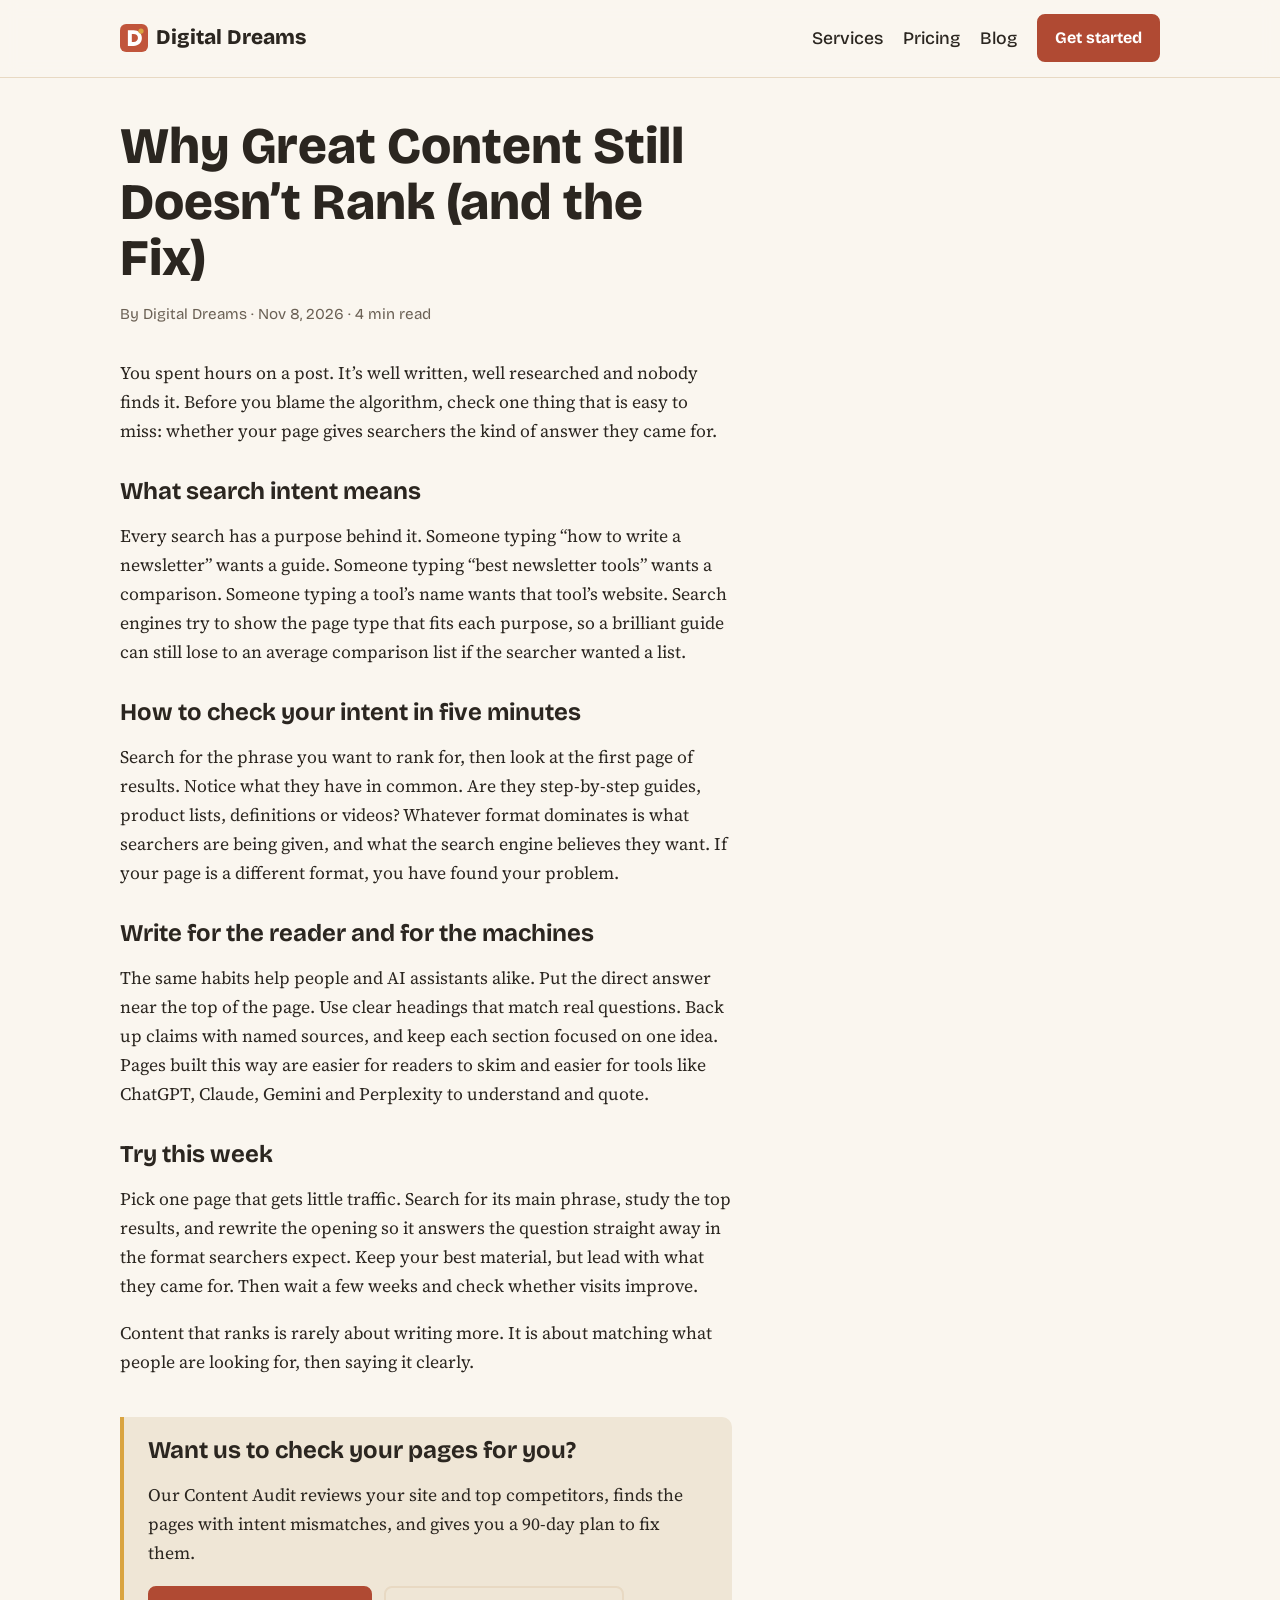
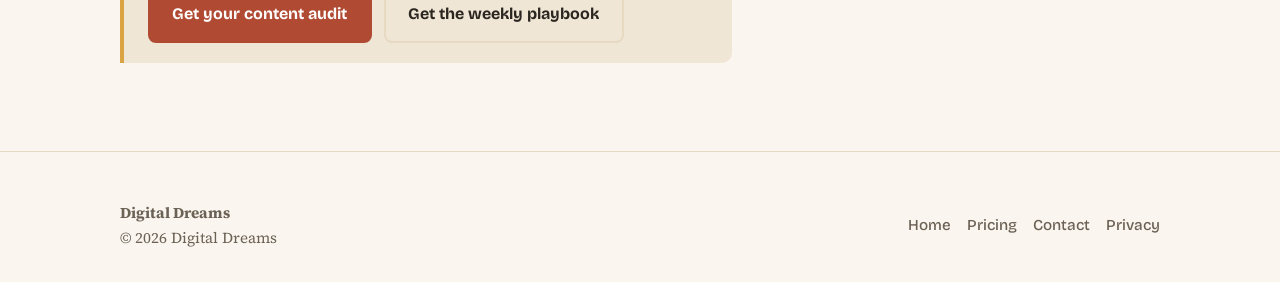
<file: why-great-content-doesnt-rank.html>
<!DOCTYPE html>
<html lang="en">
<head>
<meta charset="utf-8">
<meta name="viewport" content="width=device-width, initial-scale=1">
<title>Why Great Content Still Doesn’t Rank (and the Fix) | Digital Dreams</title>
<meta name="description" content="Great writing can still fail in search. Learn what search intent is and how to check it in five minutes.">
<link rel="canonical" href="https://dantejoel369.github.io/why-great-content-doesnt-rank.html">
<link rel="icon" href="favicon.svg" type="image/svg+xml">
<meta property="og:type" content="article">
<meta property="og:title" content="Why Great Content Still Doesn’t Rank (and the Fix)">
<meta property="og:description" content="Great writing can still fail in search. Learn what search intent is and how to check it in five minutes.">
<meta property="og:url" content="https://dantejoel369.github.io/why-great-content-doesnt-rank.html">
<meta property="og:image" content="https://dantejoel369.github.io/og-image.png">
<meta name="twitter:card" content="summary_large_image">
<link rel="preconnect" href="https://fonts.googleapis.com">
<link rel="preconnect" href="https://fonts.gstatic.com" crossorigin>
<link rel="stylesheet" href="https://fonts.googleapis.com/css2?family=Bricolage+Grotesque:wght@500;700;800&family=Source+Serif+4:wght@400;600&display=swap">
<link rel="stylesheet" href="css/style.css">
<script type="application/ld+json">{"@context":"https://schema.org","@type":"Article","headline":"Why Great Content Still Doesn’t Rank (and the Fix)","datePublished":"2026-11-08","dateModified":"2026-11-13","author":{"@type":"Organization","name":"Digital Dreams","url":"https://dantejoel369.github.io/"},"publisher":{"@type":"Organization","name":"Digital Dreams","logo":{"@type":"ImageObject","url":"https://dantejoel369.github.io/favicon.svg"}},"image":"https://dantejoel369.github.io/og-image.png","mainEntityOfPage":"https://dantejoel369.github.io/why-great-content-doesnt-rank.html"}</script>
</head>
<body>
<a class="skip" href="#main">Skip to content</a>
<header><div class="wrap">
<a class="brand" href="./"><img src="favicon.svg" width="28" height="28" alt="">Digital Dreams</a>
<nav aria-label="Main"><a href="./#services">Services</a><a href="./#pricing">Pricing</a><a href="./#blog">Blog</a><a class="btn" href="contact.html">Get started</a></nav>
</div></header>
<main id="main"><div class="wrap"><article>
<h1>Why Great Content Still Doesn’t Rank (and the Fix)</h1>
<p class="meta">By Digital Dreams · Nov 8, 2026 · 4 min read</p>
<p>You spent hours on a post. It’s well written, well researched and nobody finds it. Before you blame the algorithm, check one thing that is easy to miss: whether your page gives searchers the kind of answer they came for.</p>
<h2>What search intent means</h2>
<p>Every search has a purpose behind it. Someone typing “how to write a newsletter” wants a guide. Someone typing “best newsletter tools” wants a comparison. Someone typing a tool’s name wants that tool’s website. Search engines try to show the page type that fits each purpose, so a brilliant guide can still lose to an average comparison list if the searcher wanted a list.</p>
<h2>How to check your intent in five minutes</h2>
<p>Search for the phrase you want to rank for, then look at the first page of results. Notice what they have in common. Are they step-by-step guides, product lists, definitions or videos? Whatever format dominates is what searchers are being given, and what the search engine believes they want. If your page is a different format, you have found your problem.</p>
<h2>Write for the reader and for the machines</h2>
<p>The same habits help people and AI assistants alike. Put the direct answer near the top of the page. Use clear headings that match real questions. Back up claims with named sources, and keep each section focused on one idea. Pages built this way are easier for readers to skim and easier for tools like ChatGPT, Claude, Gemini and Perplexity to understand and quote.</p>
<h2>Try this week</h2>
<p>Pick one page that gets little traffic. Search for its main phrase, study the top results, and rewrite the opening so it answers the question straight away in the format searchers expect. Keep your best material, but lead with what they came for. Then wait a few weeks and check whether visits improve.</p>
<p>Content that ranks is rarely about writing more. It is about matching what people are looking for, then saying it clearly.</p>
<div class="callout">
<h2>Want us to check your pages for you?</h2>
<p>Our Content Audit reviews your site and top competitors, finds the pages with intent mismatches, and gives you a 90-day plan to fix them.</p>
<div class="actions"><a class="btn" href="contact.html?plan=audit">Get your content audit</a><a class="btn ghost" href="./#subscribe">Get the weekly playbook</a></div>
</div>
</article></div></main>
<footer><div class="wrap cols"><div><b>Digital Dreams</b><br>© <span class="y">2026</span> Digital Dreams</div><nav aria-label="Footer"><a href="./">Home</a><a href="./#pricing">Pricing</a><a href="contact.html">Contact</a><a href="privacy.html">Privacy</a></nav></div></footer>
<script>document.querySelectorAll('.y').forEach(e=>e.textContent=new Date().getFullYear())</script>
</body>
</html>
</file>
<file: css/style.css>
/* Digital Dreams — shared styles */
/* Desert palette: cream, sand, terracotta, ochre (matches audit.html). --blue is the main accent. */
:root{--bg:#FAF6EF;--ink:#2B2620;--mute:#6B6155;--blue:#B04A33;--blue-ink:#fff;--gold:#D9A441;--card:#fff;--line:#E8D9C3;--soft:#EFE6D6;--ok:#3E7D4F}
@media(prefers-color-scheme:dark){:root{--bg:#1E1A16;--ink:#F3ECE0;--mute:#BDB2A2;--blue:#E8836A;--blue-ink:#1E1A16;--gold:#E3B860;--card:#28231E;--line:#3D352D;--soft:#2F2923;--ok:#7CC18E}}
*{box-sizing:border-box}
html{scroll-behavior:smooth}
body{margin:0;background:var(--bg);color:var(--ink);font:1.1rem/1.65 "Source Serif 4",Georgia,serif;-webkit-font-smoothing:antialiased}
h1,h2,h3,.brand,.btn,nav,.eyebrow,.price,.tag,label,summary,.meta{font-family:"Bricolage Grotesque","Segoe UI",system-ui,sans-serif}
h1,h2,h3{line-height:1.1;margin:0}
a{color:var(--blue)}
img{max-width:100%;height:auto}
:focus-visible{outline:3px solid var(--gold);outline-offset:3px}
.skip{position:absolute;left:-9999px;top:0;background:var(--ink);color:var(--bg);padding:.6rem 1rem;z-index:10}
.skip:focus{left:1rem}
.sr{position:absolute;width:1px;height:1px;overflow:hidden;clip:rect(0 0 0 0);white-space:nowrap}
.wrap{max-width:1080px;margin:0 auto;padding:0 1.25rem}

/* Header */
header{position:sticky;top:0;z-index:5;background:color-mix(in srgb,var(--bg) 88%,transparent);backdrop-filter:blur(8px);border-bottom:1px solid var(--line)}
header .wrap{display:flex;justify-content:space-between;align-items:center;gap:1rem;padding-top:.9rem;padding-bottom:.9rem}
.brand{font-weight:800;font-size:1.3rem;text-decoration:none;color:var(--ink);display:flex;align-items:center;gap:.5rem}
.brand svg{width:28px;height:28px}
nav{display:flex;align-items:center;gap:1.25rem;flex-wrap:wrap}
nav a{color:var(--ink);text-decoration:none;font-weight:500}
nav a:hover{text-decoration:underline}
nav .btn{padding:.55rem 1rem}

/* Buttons */
.btn{display:inline-block;background:var(--blue);color:var(--blue-ink);padding:.85rem 1.4rem;border-radius:8px;font-weight:700;font-size:1rem;text-decoration:none;border:2px solid var(--blue);cursor:pointer;transition:transform .15s}
.btn:hover{transform:translateY(-1px)}
.btn.ghost{background:transparent;color:var(--ink);border-color:var(--line)}
.btn.ghost:hover{border-color:var(--ink)}
nav a.btn{color:var(--blue-ink);text-decoration:none}
.actions{display:flex;gap:.75rem;flex-wrap:wrap}

/* Hero */
.hero{padding-top:4.5rem;padding-bottom:3.5rem}
.eyebrow{display:inline-block;font-size:.85rem;font-weight:700;letter-spacing:.06em;text-transform:uppercase;color:var(--blue);margin-bottom:1rem}
.hero h1{font-size:clamp(2.4rem,6.5vw,4.4rem);font-weight:800;max-width:16ch}
.hero h1 em{font-style:normal;background:linear-gradient(transparent 62%,var(--gold) 62%);padding:0 .1em}
@media(prefers-color-scheme:dark){.hero h1 em{background:linear-gradient(transparent 62%,#6B4E17 62%)}}
.hero p.lead{max-width:56ch;color:var(--mute);margin:1.25rem 0 2rem;font-size:1.2rem}
.trust{display:flex;gap:1.5rem;flex-wrap:wrap;margin-top:2rem;color:var(--mute);font:500 .95rem "Bricolage Grotesque",sans-serif;list-style:none;padding:0}
.trust li::before{content:"✓ ";color:var(--ok);font-weight:800}
.week{display:grid;grid-template-columns:repeat(5,1fr);gap:.6rem;margin-top:3rem}
.day{background:var(--card);border:1px solid var(--line);border-top:4px solid var(--gold);border-radius:6px;padding:.8rem;font:.9rem/1.35 "Bricolage Grotesque",sans-serif}
.day b{display:block;margin-bottom:.3rem}
.day span{color:var(--mute)}

/* Sections */
section{padding:4rem 0;border-top:1px solid var(--line)}
section h2{font-size:clamp(1.8rem,4vw,2.6rem);margin-bottom:.75rem}
.intro{color:var(--mute);max-width:60ch;margin:0 0 2.25rem}
.grid{display:grid;grid-template-columns:repeat(auto-fit,minmax(220px,1fr));gap:1.25rem}
.card{background:var(--card);border:1px solid var(--line);border-radius:10px;padding:1.5rem}
.card h3{font-size:1.25rem;margin-bottom:.5rem}
.card p{margin:0;color:var(--mute)}
.card .tag{display:inline-block;font-size:.8rem;font-weight:700;color:var(--blue);margin-bottom:.6rem}

/* Problem / fit */
.split{display:grid;grid-template-columns:1fr 1fr;gap:2.5rem}
.checks{list-style:none;padding:0;margin:0}
.checks li{padding:.55rem 0 .55rem 1.9rem;position:relative;border-bottom:1px solid var(--line)}
.checks li::before{content:"✓";position:absolute;left:0;top:.5rem;color:var(--ok);font-weight:800;font-family:system-ui}
.checks.no li::before{content:"✕";color:var(--mute)}

/* Process */
.steps{counter-reset:s;list-style:none;padding:0;display:grid;grid-template-columns:repeat(auto-fit,minmax(190px,1fr));gap:1.25rem}
.steps li{counter-increment:s;background:var(--card);border:1px solid var(--line);border-radius:10px;padding:1.25rem}
.steps li::before{content:counter(s,decimal-leading-zero);display:block;font:800 1.6rem "Bricolage Grotesque",sans-serif;color:var(--gold);margin-bottom:.4rem}
.steps b{display:block;font-family:"Bricolage Grotesque",sans-serif;margin-bottom:.3rem}
.steps span{color:var(--mute);font-size:1rem}

/* Pricing */
.offer{background:var(--soft);border:2px dashed var(--gold);border-radius:10px;padding:1rem 1.25rem;margin-bottom:2rem;font-family:"Bricolage Grotesque",sans-serif}
.offer b{color:var(--ink)}
.plans{display:grid;grid-template-columns:repeat(auto-fit,minmax(260px,1fr));gap:1.25rem;align-items:stretch}
.plan{background:var(--card);border:1px solid var(--line);border-radius:12px;padding:1.75rem;display:flex;flex-direction:column}
.plan.featured{border:2px solid var(--blue);box-shadow:0 10px 30px -12px color-mix(in srgb,var(--blue) 45%,transparent);position:relative}
.plan.featured::before{content:"Most popular";position:absolute;top:-.8rem;left:1.5rem;background:var(--blue);color:var(--blue-ink);font:700 .78rem "Bricolage Grotesque",sans-serif;padding:.2rem .7rem;border-radius:99px}
.plan h3{font-size:1.35rem}
.plan .for{color:var(--mute);font-size:1rem;margin:.35rem 0 1rem}
.price{font-size:2.6rem;font-weight:800;line-height:1}
.price small{font-size:1rem;font-weight:500;color:var(--mute)}
.plan ul{list-style:none;padding:0;margin:1.25rem 0 1.5rem;flex:1}
.plan li{padding:.35rem 0 .35rem 1.6rem;position:relative;font-size:1rem}
.plan li::before{content:"✓";position:absolute;left:0;color:var(--ok);font-weight:800;font-family:system-ui}
.plan .btn{text-align:center}
.addons{margin-top:2rem}
.addons table{width:100%;border-collapse:collapse;font-size:1rem}
.addons th,.addons td{text-align:left;padding:.7rem .5rem;border-bottom:1px solid var(--line)}
.addons td:last-child,.addons th:last-child{text-align:right;white-space:nowrap;font-family:"Bricolage Grotesque",sans-serif;font-weight:700}
.note{color:var(--mute);font-size:.95rem;margin-top:1rem}

/* FAQ */
details{border-bottom:1px solid var(--line);padding:1rem 0;max-width:780px}
summary{cursor:pointer;font-weight:700;font-size:1.1rem;list-style:none;display:flex;justify-content:space-between;gap:1rem}
summary::-webkit-details-marker{display:none}
summary::after{content:"+";font-weight:800;color:var(--blue)}
details[open] summary::after{content:"–"}
details p{color:var(--mute);margin:.75rem 0 0}

/* CTA band */
.band{background:var(--ink);color:var(--bg);border-radius:14px;padding:2.5rem;display:flex;justify-content:space-between;align-items:center;gap:1.5rem;flex-wrap:wrap}
.band h2{margin:0 0 .4rem}
.band p{margin:0;opacity:.8}
.band .btn{background:var(--gold);border-color:var(--gold);color:#2B2620}

/* Forms */
.form{display:grid;gap:1rem;max-width:640px}
.form .row{display:grid;grid-template-columns:1fr 1fr;gap:1rem}
.form label{display:block;font-weight:600;font-size:.95rem;margin-bottom:.3rem}
input,select,textarea{width:100%;padding:.8rem;border:1px solid var(--line);border-radius:8px;background:var(--card);color:var(--ink);font:inherit;font-size:1rem}
textarea{min-height:140px;resize:vertical}
.inline{display:flex;gap:.6rem;flex-wrap:wrap;max-width:520px}
.inline input{flex:1 1 240px;width:auto}
.hp{position:absolute;left:-9999px}
.small{font-size:.9rem;color:var(--mute)}

/* Article */
article{max-width:68ch;padding:2.5rem 0 3rem}
article h1{font-size:clamp(2rem,6vw,3.2rem);font-weight:800;margin-bottom:.5rem}
article h2{font-size:1.5rem;margin:2rem 0 .6rem}
.meta{color:var(--mute);margin-bottom:2rem;font-size:.95rem}
.callout{background:var(--soft);border-left:4px solid var(--gold);padding:1.25rem 1.5rem;border-radius:0 10px 10px 0;margin:2.5rem 0}
.callout h2{margin-top:0}

/* Footer */
footer{padding:3rem 0 2rem;border-top:1px solid var(--line);color:var(--mute);font-size:.95rem}
footer .cols{display:flex;justify-content:space-between;gap:2rem;flex-wrap:wrap}
footer a{color:var(--mute)}
footer nav{gap:1rem}

@media(max-width:820px){
  .split,.form .row{grid-template-columns:1fr}
  .week{grid-template-columns:1fr 1fr}
  header nav a:not(.btn){display:none}
  header nav a.keep{display:inline}
}
@media(prefers-reduced-motion:reduce){html{scroll-behavior:auto}.btn{transition:none}}
</file>
